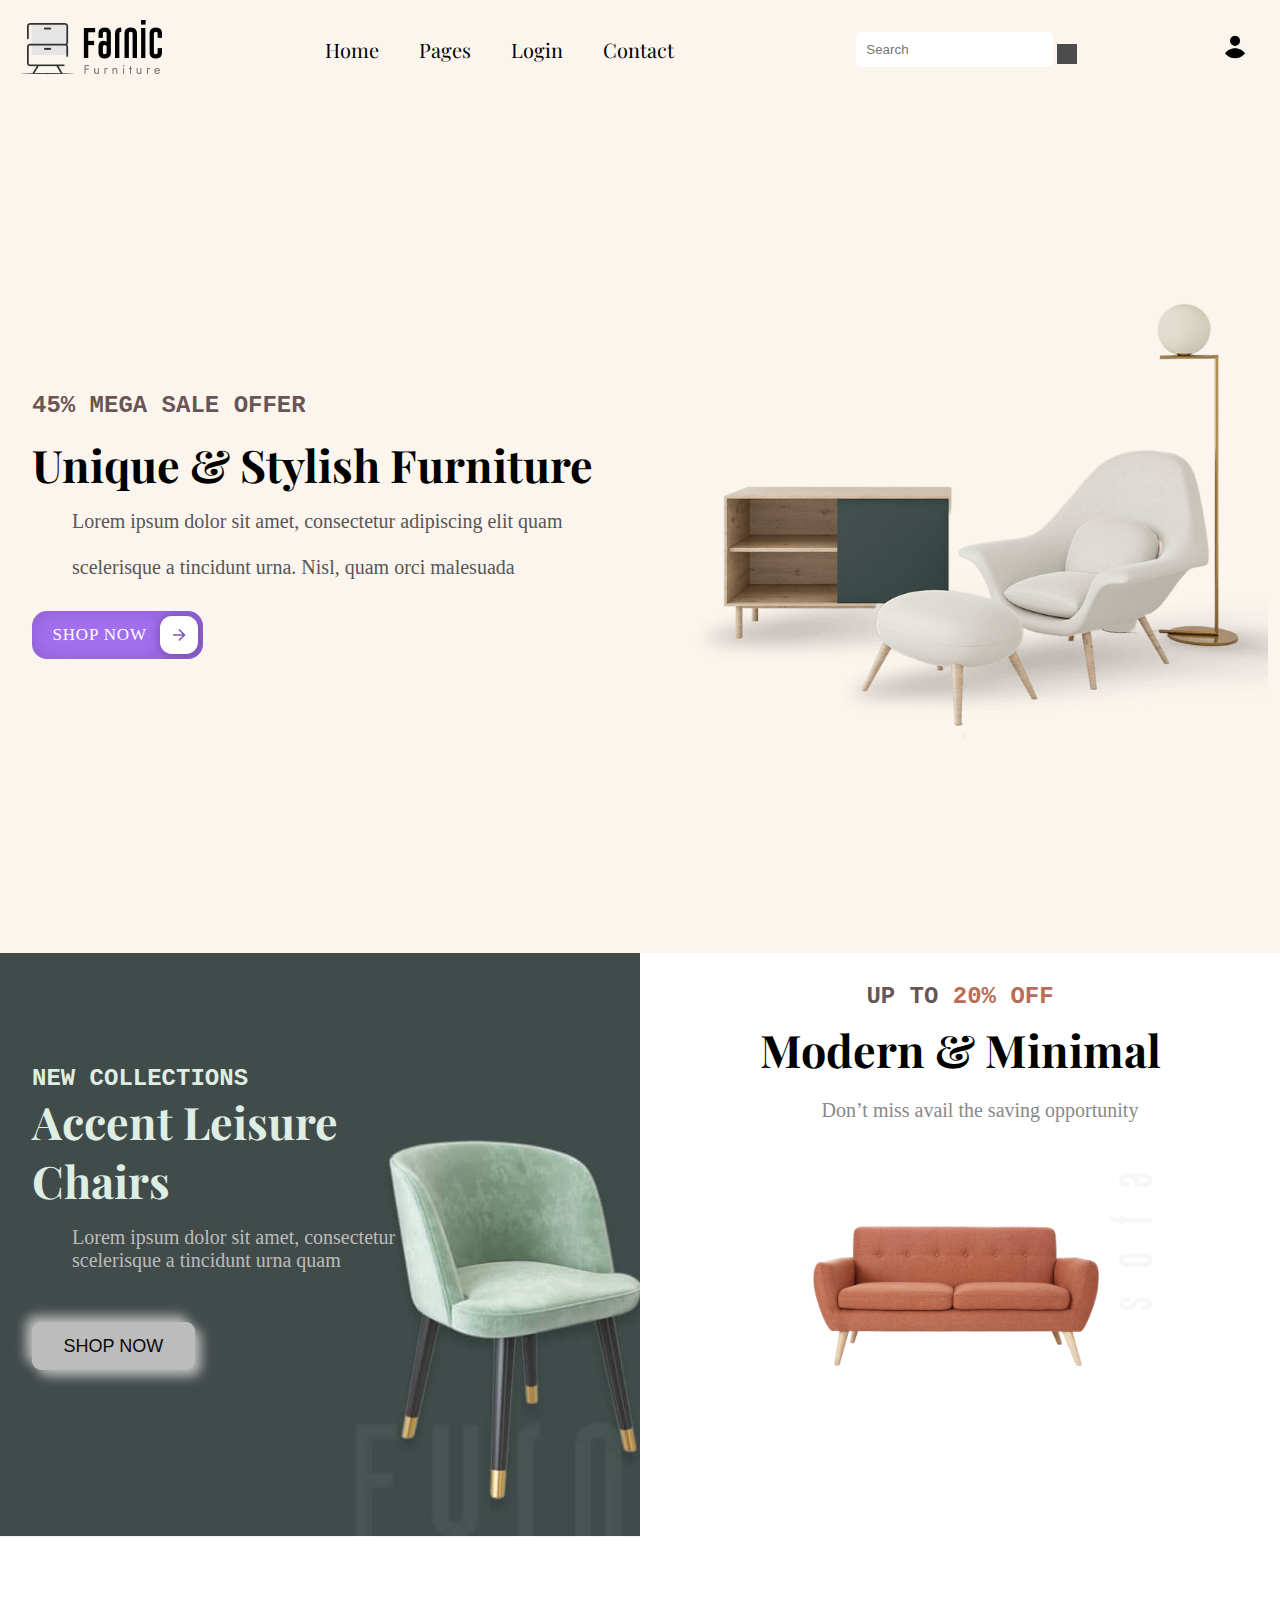
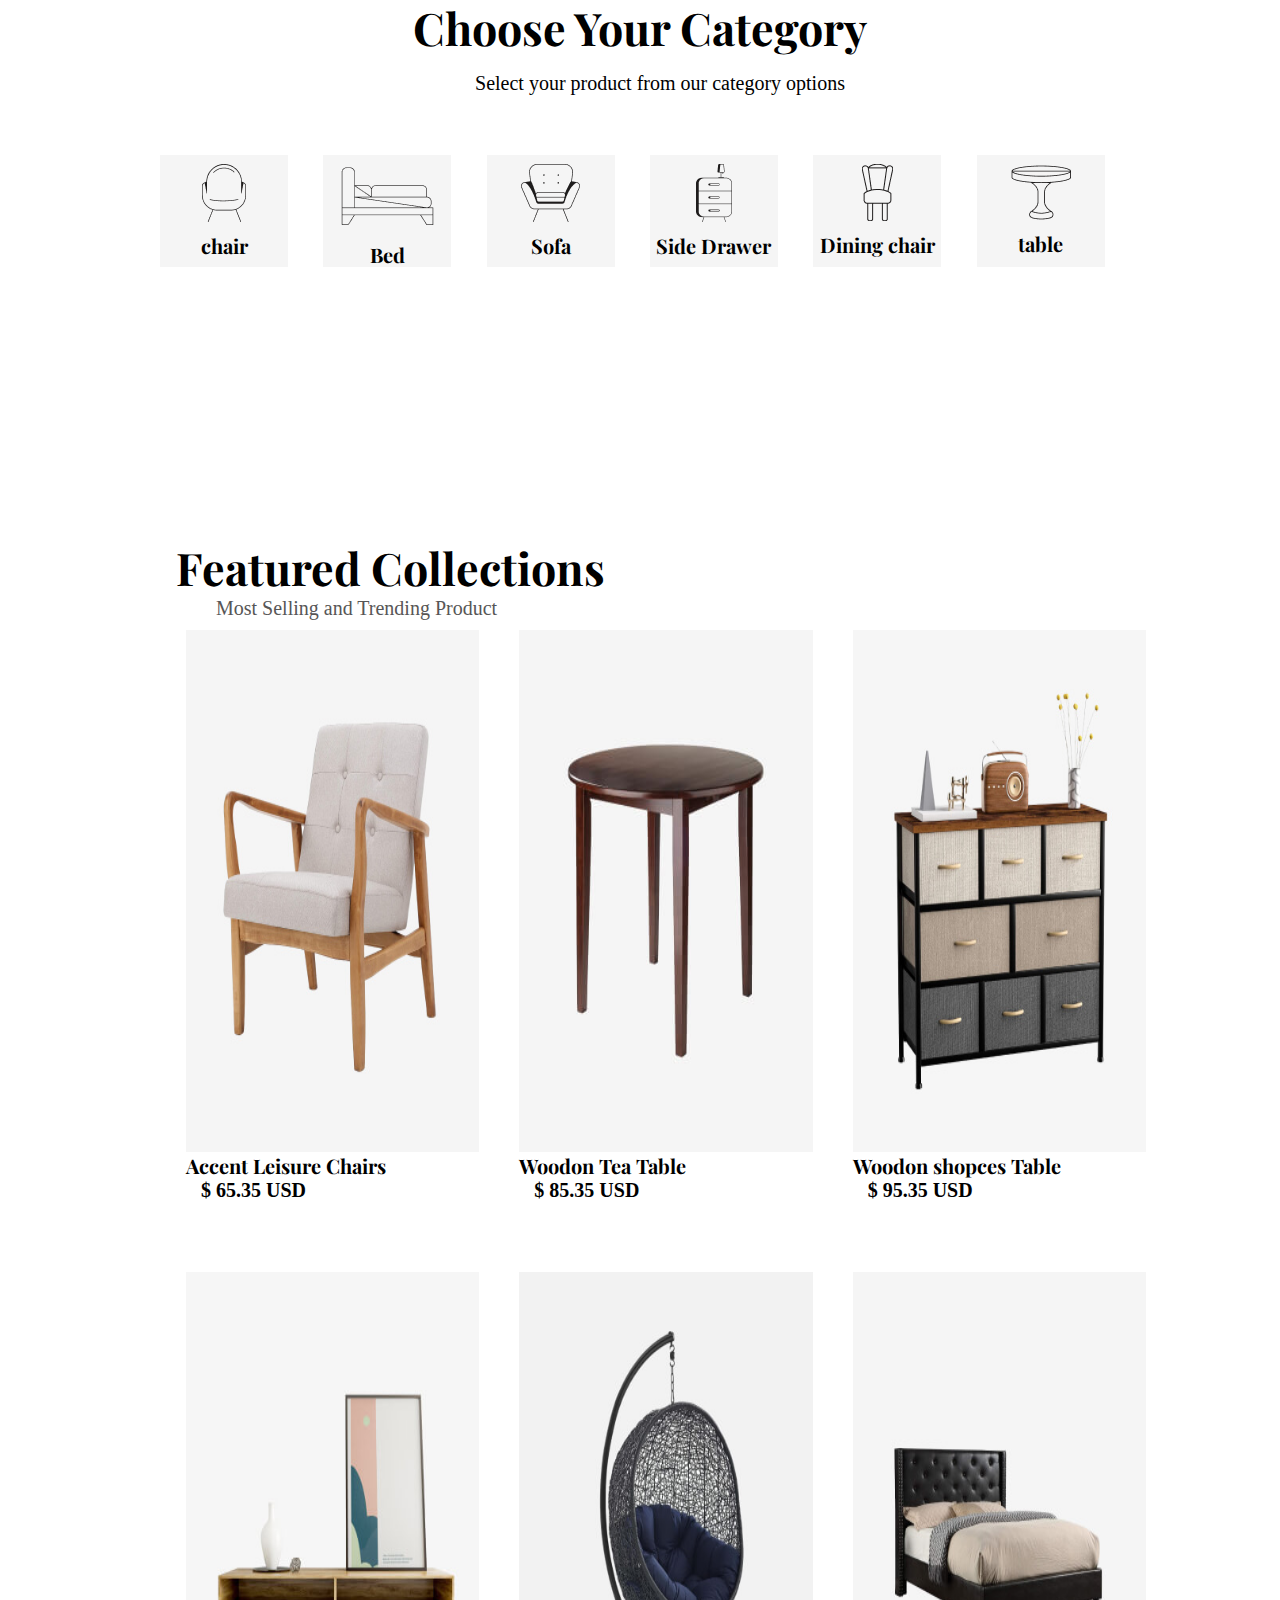
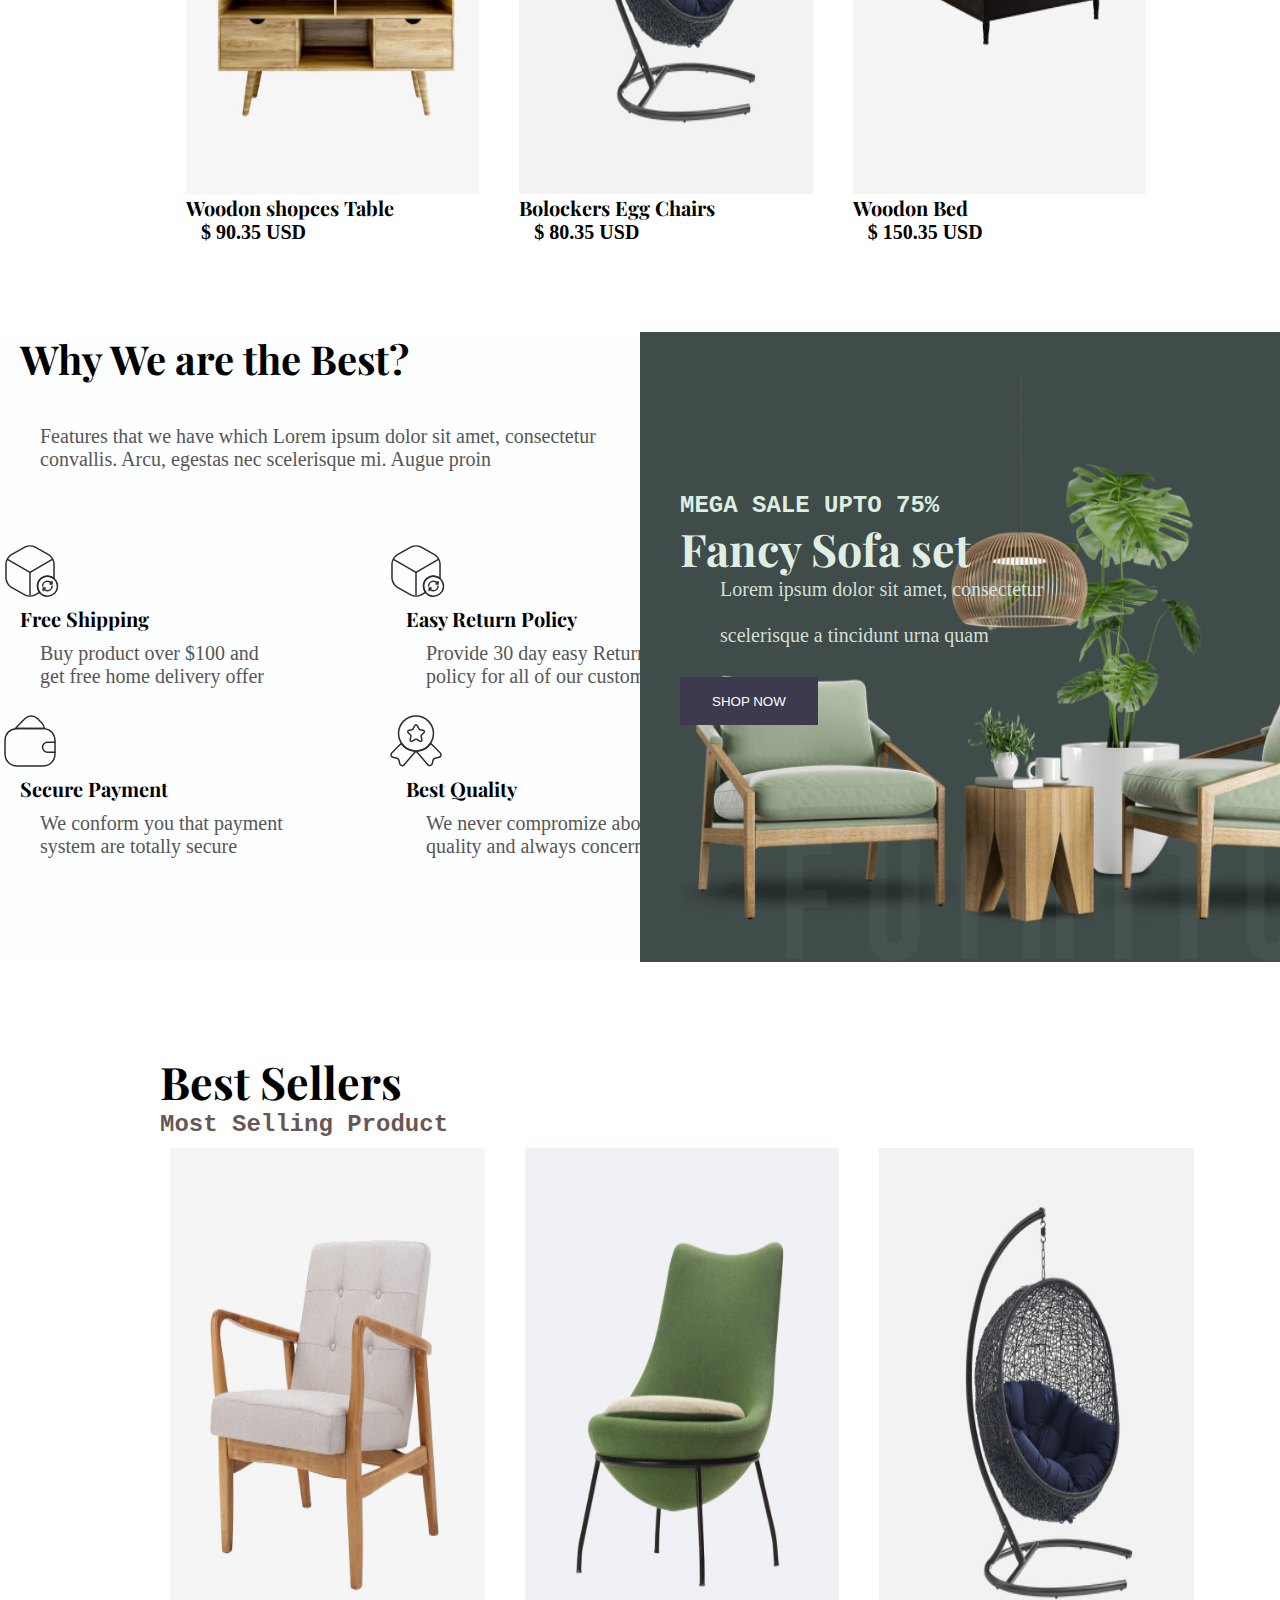
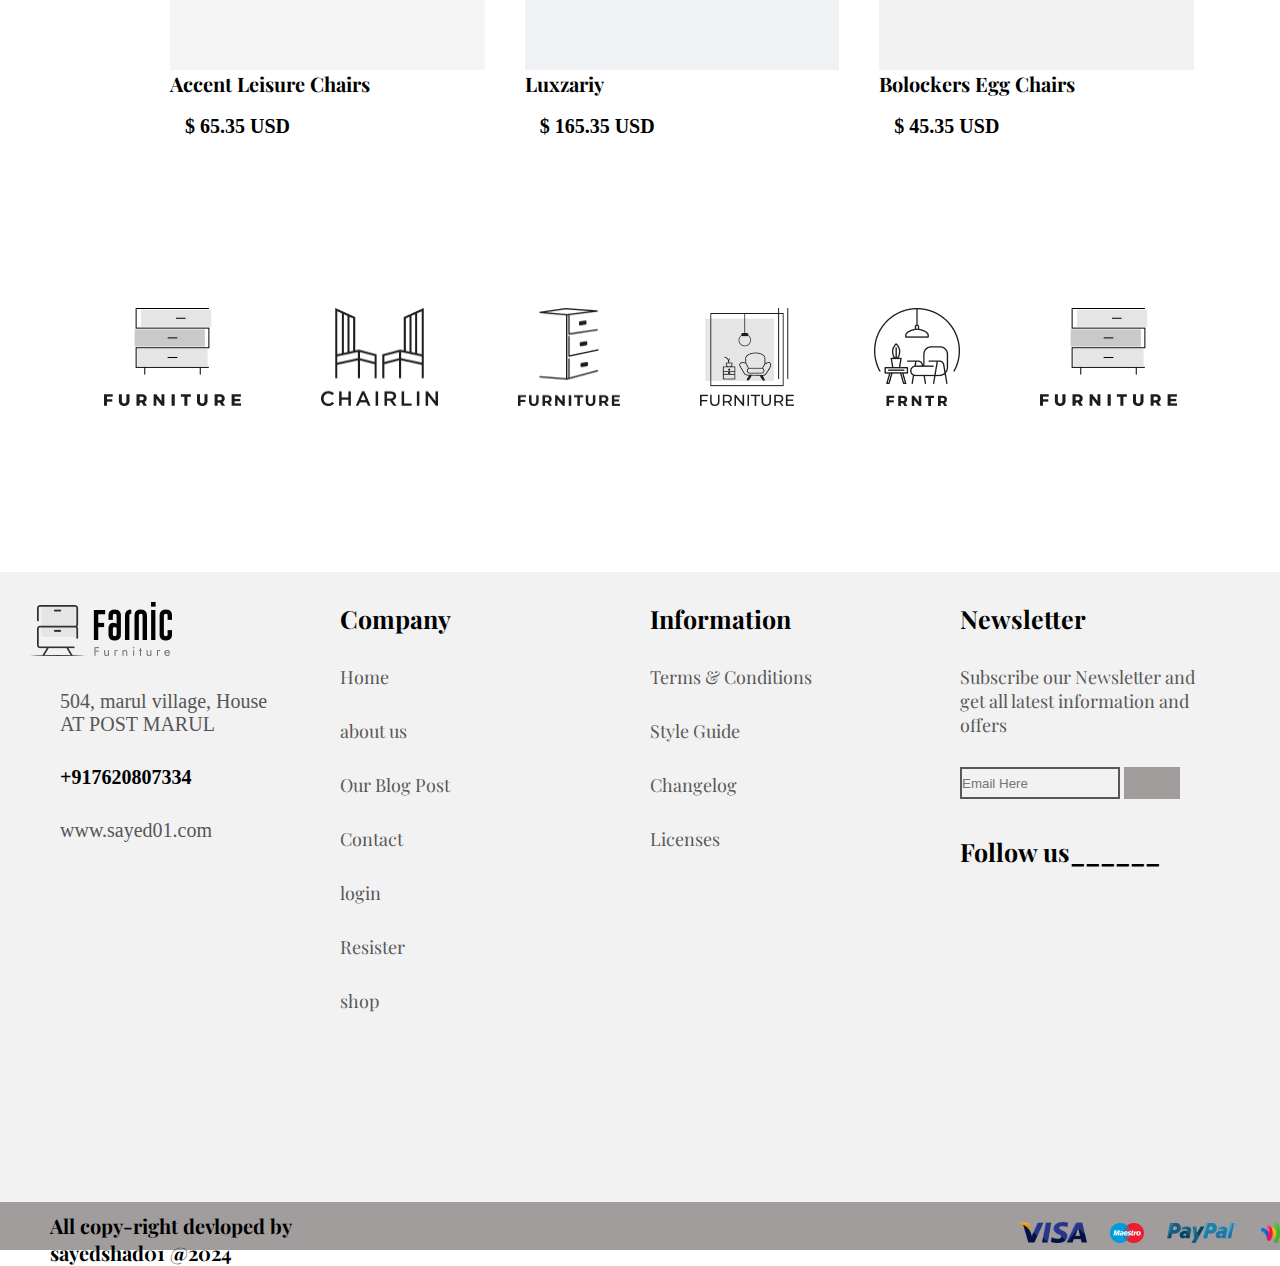
<file: website 1/index.html>
<!DOCTYPE html>
<html lang="en">

<head>
  <meta charset="UTF-8" />
  <meta name="viewport" content="width=device-width, initial-scale=1.0" />
  <link rel="stylesheet" href="index.css" />
  <link href="https://fonts.googleapis.com/css2?family=Playfair+Display&display=swap" rel="stylesheet" />

  <link rel="stylesheet" href="https://cdnjs.cloudflare.com/ajax/libs/font-awesome/6.4.2/css/all.min.css"
    integrity="sha512-z3gLpd7yknf1YoNbCzqRKc4qyor8gaKU1qmn+CShxbuBusANI9QpRohGBreCFkKxLhei6S9CQXFEbbKuqLg0DA=="
    crossorigin="anonymous" referrerpolicy="no-referrer" />
  <title>Fornitchor</title>
</head>

<body>
  <header>
    <nav class="navbar">
      <div class="logo">
        <img src="images/logo.png" alt="Logo" />
      </div>
      <a href="javascript:void(0);" class="toggle-button" onclick="toggleMenu()">
        ☰
      </a>
      <ul class="nav-links" id="navbarLinks">
        <li><a href="#Home">Home</a></li>
        <li><a href="page.html">Pages</a></li>
        <li><a href="login.html">Login</a></li>
        <li><a href="contact.html">Contact</a></li>
      </ul>
      <div class="search-bar">
        <input type="search" placeholder="Search" />
        <button><i class="fa fa-search"></i></button>
      </div>
      <div class="login">
        <a href="login.html"><img src="images/user.png" alt="User Logo" /></a>
      </div>
    </nav>
  </header>

  <main>
    <section id="Home">
      <div class="slideshow-container">
        <div class="slides">
          <div class="slide" style="background-color: #fcf5ee">
            <div class="text">
              <h2>45% MEGA SALE OFFER</h2>
              <h1>Unique & Stylish Furniture</h1>
              <p>
                Lorem ipsum dolor sit amet, consectetur adipiscing elit quam
                <br />
                <br />
                scelerisque a tincidunt urna. Nisl, quam orci malesuada
              </p>
              <button class="cssbuttons-io-button">
                Get started
                <div class="icon">
                  <svg height="24" width="24" viewBox="0 0 24 24" xmlns="http://www.w3.org/2000/svg">
                    <path d="M0 0h24v24H0z" fill="none"></path>
                    <path d="M16.172 11l-5.364-5.364 1.414-1.414L20 12l-7.778 7.778-1.414-1.414L16.172 13H4v-2z"
                      fill="currentColor"></path>
                  </svg>
                </div>
              </button>
            </div>
            <div class="image">
              <img src="images/banner1.png" alt="" />
            </div>
          </div>
          <div class="slide" style="background-color: #fcf5ee">
            <div class="text">
              <h2>45% MEGA SALE OFFER</h2>
              <h1>Unique & Stylish Furniture</h1>
              <p>
                Lorem ipsum dolor sit amet, consectetur adipiscing elit quam
                <br />
                <br />
                scelerisque a tincidunt urna. Nisl, quam orci malesuada
              </p>
             <a href="page.html"><button class="cssbuttons-io-button">
                SHOP NOW
                <div class="icon">
                  <svg height="24" width="24" viewBox="0 0 24 24" xmlns="http://www.w3.org/2000/svg">
                    <path d="M0 0h24v24H0z" fill="none"></path>
                    <path d="M16.172 11l-5.364-5.364 1.414-1.414L20 12l-7.778 7.778-1.414-1.414L16.172 13H4v-2z"
                      fill="currentColor"></path>
                  </svg>
                </div>
              </button>
            </a> 
            </div>

            <div class="image">
              <img src="images/banner1.png" alt="" />
            </div>
          </div>
          <div class="slide" style="background-color: #fcf5ee">
            <div class="text">
              <h2>45% MEGA SALE OFFER</h2>
              <h1>Unique & Stylish Furniture</h1>
              <p>
                Lorem ipsum dolor sit amet, consectetur adipiscing elit quam
                <br />
                <br />
                scelerisque a tincidunt urna. Nisl, quam orci malesuada
              </p>
             <button class="cssbuttons-io-button">
                Get started
                <div class="icon">
                  <svg height="24" width="24" viewBox="0 0 24 24" xmlns="http://www.w3.org/2000/svg">
                    <path d="M0 0h24v24H0z" fill="none"></path>
                    <path d="M16.172 11l-5.364-5.364 1.414-1.414L20 12l-7.778 7.778-1.414-1.414L16.172 13H4v-2z"
                      fill="currentColor"></path>
                  </svg>
                </div>
              </button>
            </div>
         
            <div class="image">
              <img src="images/banner1.png" alt="" />
            </div>
          </div>
        </div>
      </div>
    </section>

    <section>
      <div class="container1">
        <div class="containt">
          <div class="image-text">
            <h2>NEW COLLECTIONS</h2>
            <h1>Accent Leisure <br>Chairs
            </h1>
            <p>Lorem ipsum dolor sit amet, consectetur
              <br> scelerisque a tincidunt urna quam
            </p>
          </div>
        <a href="page.html"> <div class="button">
            <button class="button2">SHOP NOW</button></a> 

          </div>
        </div>
        <div class="containt1">
          <div class="image-text1">
            <h2>UP TO <font style="color:#BA6C56;">20% OFF</h2>
            </font>
            <h1>Modern & Minimal</h1>
            <p>Don’t miss avail the saving opportunity</p>

            <img src="images/image2.png" alt="">
          </div>


        </div>
      </div>
    </section>
    <section>
      <div class="container2">
        <div class="container-text">
          <h1>Choose Your Category</h1>
          <p>Select your product from our category options</p>

        </div>
        <div class="parent">
          <div class="div1">
            <img src="images/chair.png" alt="">
            <h1>chair</h1>
          </div>
          <div class="div2"><img src="images/bed.png" alt="">
            <h1>Bed</h1>
          </div>
          <div class="div3"><img src="images/sofa.png" alt="">
            <h1>Sofa</h1>
          </div>
          <div class="div4"><img src="images/drawer.png" alt="">
            <h1>Side Drawer</h1>
          </div>
          <div class="div5"><img src="images/chair 1.png" alt="">
            <h1>Dining chair</h1>
          </div>
          <div class="div6"><img src="images/table.png" alt="">
            <h1>table</h1>

          </div>
        </div>
      </div>
    </section>
    <section>
      <div class="container3">
        <div class="containt-text">
          <h1>Featured Collections</h1>
          <p>Most Selling and Trending Product</p>
          <div class="parent1">
            <div class="div06">
              <img src="images/product-chair-1.jpg" alt="">
              <a href="order.html"> <button class="add-to-cart">Add to Cart</button></a>
              <h1>Accent Leisure Chairs</h1>
              <h3>$ 65.35 USD </h3>
            </div>

            <div class="div07">
              <img src="images/product-table-1.jpg" alt="">
              <a href="order.html"> <button class="add-to-cart">Add to Cart</button></a>
              <h1>Woodon Tea Table</h1>
              <h3>$ 85.35 USD </h3>
            </div>

            <div class="div08">
              <img src="images/product-drawer-2.jpg" alt="">
             <a href="order.html"> <button class="add-to-cart">Add to Cart</button></a>
              <h1>Woodon shopces Table </h1>
              <h3>$ 95.35 USD </h3>
            </div>

            <div class="div09">
              <img src="images/product-drawer-1.jpg" alt="">
              <a href="order.html"> <button class="add-to-cart">Add to Cart</button></a>
              <h1>Woodon shopces Table</h1>
              <h3>$ 90.35 USD </h3>
            </div>

            <div class="div10">
              <img src="images/product-chair-2.jpg" alt="">
              <a href="order.html"> <button class="add-to-cart">Add to Cart</button></a>
              <h1>Bolockers Egg Chairs</h1>
              <h3>$ 80.35 USD </h3>
            </div>

            <div class="div11">
              <img src="images/product-bed-1.jpg" alt="">
              <a href="order.html"> <button class="add-to-cart">Add to Cart</button></a>
              <h1>Woodon Bed</h1>
              <h3>$ 150.35 USD </h3>

            </div>

          </div>
        </div>
      </div>

    </section>
    <section>
      <div class="container4">
        <div class="containt-text1">
          <h1>Why We are the Best?</h1>
          <p>Features that we have which Lorem ipsum dolor sit amet, consectetur <br>convallis. Arcu, egestas nec
            scelerisque mi. Augue proin</p>
          <div class="parent_1">
            <div class="div-1"><img src="images/promo-icon-1.svg" alt="">
              <h1>Free Shipping</h1>
              <p>Buy product over $100 and <br>get free home delivery offer</p>
            </div>
          
            
          
            <div class="div-2"><img src="images/promo-icon-2.svg" alt="">
              <h1>Easy Return Policy</h1>
            <p>  Provide 30 day easy Return <br>policy for all of our customer</p> 
            </div>
            <div class="div-3"><img src="images/promo-icon-3.svg" alt="">
              <h1>Secure Payment</h1>
            <p> We conform you that payment <br>system are totally secure</p> 
            </div>
            <div class="div-4"><img src="images/promo-icon-4.svg" alt="">
              <h1>Best Quality</h1>
            <p>We never compromize about our <br>
               quality and always concern</p>
            </div>
          </div>
        </div>

        <div class="containt-text2">
          <div class="text_1">
            <h2>MEGA SALE UPTO 75%</h2>
            <h1>Fancy Sofa set</h1>
            <p>Lorem ipsum dolor sit amet, consectetur <br><br>
              scelerisque a tincidunt urna quam </p>

            <button class="button-1">
              <span class="button-content-1">SHOP NOW</span>
            </button>


          </div>


        </div>
      </div>
    </section>
  <section>
    <div class="container5">
    <h1>Best Sellers</h1>
    <h2>Most Selling Product</h2>
    <div class="parent1">
    <div class="div06">
      <img src="images/product-chair-1.jpg" alt="">
      <a href="order.html"> <button class="add-to-cart">Add to Cart</button></a>
      <h1>Accent Leisure Chairs</h1>
      <br>
      <h3>$ 65.35 USD </h3>
    </div>
    <div class="div08">
      <img src="images/product-chair-4.jpg" alt="">
      <a href="order.html"> <button class="add-to-cart">Add to Cart</button></a>
      <h1>Luxzariy</h1>
      <br>
      <h3>$ 165.35 USD </h3>
    </div>
    <div class="div07">
      <img src="images/product-chair-2.jpg" alt="">
      <a href="order.html"> <button class="add-to-cart">Add to Cart</button></a>
      <h1>Bolockers Egg Chairs</h1>
      <br>
      <h3>$ 45.35 USD </h3>
    </div>
  </div>
    </div>
  </section>

  <section>
    <div class="container6">
      <div class="slider">
        <img src="images/brand-logo-1.png" alt="Image 1">
        <img src="images/brand-logo-2.png" alt="Image 2">
        <img src="images/brand-logo-3.png" alt="Image 3">
        <img src="images/brand-logo-4.png" alt="Image 4">
        <img src="images/brand-logo-5.png" alt="Image 5">
        <img src="images/brand-logo-1.png" alt="Image 1">
        <img src="images/brand-logo-2.png" alt="Image 2">
        <img src="images/brand-logo-3.png" alt="Image 3">
        <img src="images/brand-logo-4.png" alt="Image 4">
        <img src="images/brand-logo-5.png" alt="Image 5">
    </div>


    </div>
  </section>
  
  <footer class="footer1">
    
    <div class="footer-1">
   <img src="images/logo.png" alt="">
   <p>504, marul village,  House <br>AT POST MARUL</p>
   <h3>+917620807334</h3>
<p>www.sayed01.com</p>
    </div>  
    
  <div class="footer-2">
<h1>Company</h1>
<ul>
  <li>Home</li>
  <li>about us</li>
  <li>Our Blog Post</li>
  <a href="contact.html"><li>Contact</li></a>
  <a href="login.html"><li>login</li></a>
  <li>Resister</li>
 <a href="page.html"> <li>shop</li></a>
  
</ul>
  </div>
  <div class="footer-3">
<h1>Information</h1>
<ul>
  <li>Terms & Conditions</li>
  <li>Style Guide</li>
  <li>Changelog</li>
  <li>Licenses</li>
</ul>
  </div>
  <div class="footer-3">
    <h1>Newsletter</h1>
    <ul>
      <li>Subscribe our Newsletter and <br>get all latest information and <br>offers</li>
     
    </ul>
    <input type="text" placeholder="Email Here" >
    <button><i class="fa-solid fa-arrow-right"></i></button>
    <br><br><br>
    <h1>Follow us______</h1>
    <br>
   <a href="https://www.facebook.com/sayedshaad"><i class="fa-brands fa-facebook fa-xl"></i></a> 
   <a href="https://www.github.com/sayedshaad01@gmail.om"> <i class="fa-brands fa-github fa-xl"></i></a> 
   <a href="https://www.instagram.com/mr.sayed.01"> <i class="fa-brands fa-instagram fa-xl"></i></a> 
   <a href="https://www.fa-whatsapp.com/7620807334"> <i class="fa-brands fa-whatsapp fa-xl"></i></a> 
      </div>
  </footer>
  <div class="copy-right">
   <h1>All copy-right <i class="fa-regular fa-copyright"></i> devloped by sayedshad01 @2024</h1>
<div class="payment">
<img src="images/payment-img3.png" alt="">


</div>
  </div>

  </main>
 
  <script src="index.js"></script>
</body>

</html>
</file>
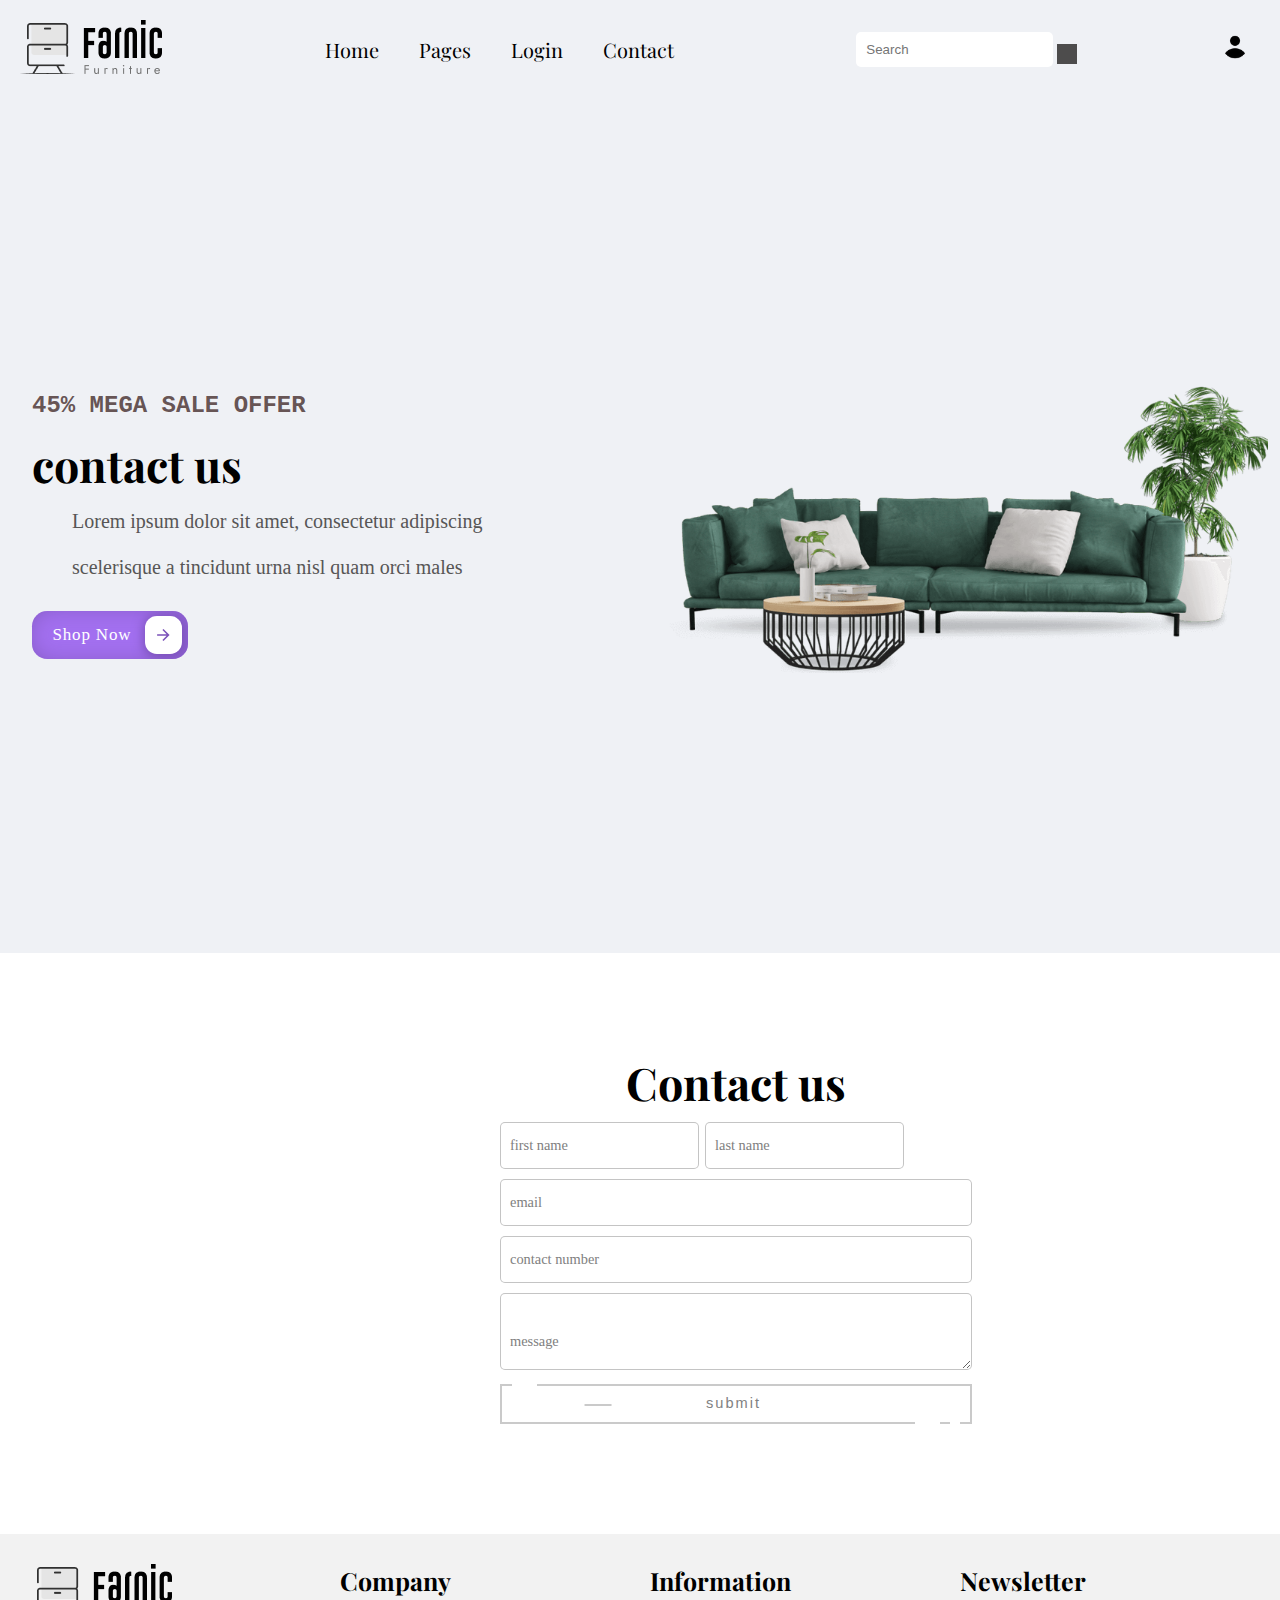
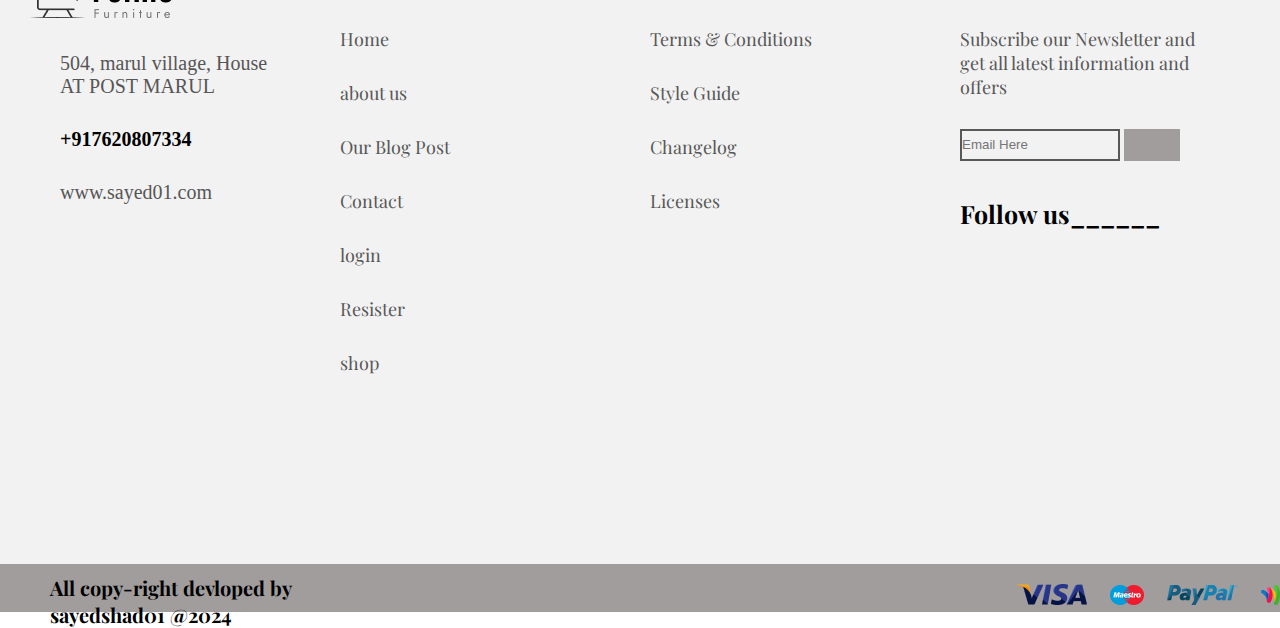
<file: website 1/contact.html>
<!DOCTYPE html>
<html lang="en">
<head>
    <meta charset="UTF-8">
    <meta name="viewport" content="width=device-width, initial-scale=1.0">
    <link rel="stylesheet" href="index.css">
    <link href="https://fonts.googleapis.com/css2?family=Playfair+Display&display=swap" rel="stylesheet" />

    <link rel="stylesheet" href="https://cdnjs.cloudflare.com/ajax/libs/font-awesome/6.4.2/css/all.min.css"
      integrity="sha512-z3gLpd7yknf1YoNbCzqRKc4qyor8gaKU1qmn+CShxbuBusANI9QpRohGBreCFkKxLhei6S9CQXFEbbKuqLg0DA=="
      crossorigin="anonymous" referrerpolicy="no-referrer" />
      <style>
        .navbar {
  display: flex;
  align-items: center;
  justify-content: space-between;
  background-color:#EFF1F5;
  padding: 20px;
}
       
/* General Styles */
.form {
   margin-top: 80px;
  display: flex;
  flex-direction: column;
  gap: 10px;
  width: 40%;
  margin-left: 30rem;
  background-color: #fff;
  padding: 20px;
  border-radius: 10px;
  position: relative;
}

.form h1 {
    text-align: center;
}

.message {
  color: rgba(88, 87, 87, 0.822);
  font-size: 14px;
}

.flex {
  display: flex;
  width: 100%;
  gap: 6px;
}

.form label {
  position: relative;
}

.form label .input {
  width: 100%;
  padding: 10px 10px 20px 10px;
  outline: 0;
  border: 1px solid rgba(105, 105, 105, 0.397);
  border-radius: 5px;
}

.form label .input + span {
  position: absolute;
  left: 10px;
  top: 15px;
  color: grey;
  font-size: 0.9em;
  cursor: text;
  transition: 0.3s ease;
}

.form label .input:placeholder-shown + span {
  top: 15px;
  font-size: 0.9em;
}

.form label .input:focus + span, 
.form label .input:valid + span {
  top: 30px;
  font-size: 0.7em;
  font-weight: 600;
}

.form label .input:valid + span {
  color: green;
}

.input01 {
  width: 100%;
  padding: 10px 10px 20px 10px;
  outline: 0;
  border: 1px solid rgba(105, 105, 105, 0.397);
  border-radius: 5px;
}

.form label .input01 + span {
  position: absolute;
  left: 10px;
  top: 50px;
  color: grey;
  font-size: 0.9em;
  cursor: text;
  transition: 0.3s ease;
}

.form label .input01:placeholder-shown + span {
  top: 40px;
  font-size: 0.9em;
}

.form label .input01:focus + span, 
.form label .input01:valid + span {
  top: 50px;
  font-size: 0.7em;
  font-weight: 600;
}

.form label .input01:valid + span {
  color: green;
}

.fancy {
  background-color: transparent;
  border: 2px solid #cacaca;
  border-radius: 0px;
  box-sizing: border-box;
  color: #fff;
  cursor: pointer;
  display: inline-block;
  font-weight: 390;
  letter-spacing: 2px;
  margin: 0;
  outline: none;
  overflow: visible;
  padding: 8px 30px;
  position: relative;
  text-align: center;
  text-decoration: none;
  text-transform: none;
  transition: all 0.3s ease-in-out;
  user-select: none;
  font-size: 13px;
}

.fancy::before {
  content: " ";
  width: 1.7rem;
  height: 2px;
  background: #cacaca;
  top: 50%;
  left: 1.5em;
  position: absolute;
  transform: translateY(-50%);
  transform: translateX(230%);
  transform-origin: center;
  transition: background 0.3s linear, width 0.3s linear;
}

.fancy .text {
  font-size: 1.125em;
  line-height: 1.33333em;
  padding-left: 2em;
  display: block;
  text-align: left;
  transition: all 0.3s ease-in-out;
  text-transform: lowercase;
  text-decoration: none;
  color: #818181;
  transform: translateX(30%);
}

.fancy .top-key {
  height: 2px;
  width: 1.5625rem;
  top: -2px;
  left: 0.625rem;
  position: absolute;
  background: white;
  transition: width 0.5s ease-out, left 0.3s ease-out;
}

.fancy .bottom-key-1 {
  height: 2px;
  width: 1.5625rem;
  right: 1.875rem;
  bottom: -2px;
  position: absolute;
  background: white;
  transition: width 0.5s ease-out, right 0.3s ease-out;
}

.fancy .bottom-key-2 {
  height: 2px;
  width: 0.625rem;
  right: 0.625rem;
  bottom: -2px;
  position: absolute;
  background: white;
  transition: width 0.5s ease-out, right 0.3s ease-out;
}

.fancy:hover {
  color: white;
  background: #cacaca;
}

.fancy:hover::before {
  width: 1.5rem;
  background: white;
}

.fancy:hover .text {
  color: white;
  padding-left: 1.5em;
}

.fancy:hover .top-key {
  left: -2px;
  width: 0px;
}

.fancy:hover .bottom-key-1,
 .fancy:hover .bottom-key-2 {
  right: 0;
  width: 0;
}

/* Mobile Styles */
@media only screen and (max-width: 600px) {
  .form {
    width: 90%;
    margin-left:auto;
    margin-right: auto;
  }

  .flex {
    flex-direction: column;
  }

  .form label {
    width: 100%;
   
  }

  .fancy {
    width: 100%;
    padding: 10px;
  }
}

/* Tablet Styles */
@media only screen and (min-width: 601px) and (max-width: 1024px) {
  .form {
    width: 70%;
    margin-left: auto;
    margin-right: auto;
  }

  .flex {
    flex-direction: column;
  }

  .form label {
    width: 100%;
  }

  .fancy {
    width: 100%;
    padding: 10px;
  }
}
 

    
      </style>
    <title>Contact us</title>
    
</head>
<body>
    <header>
        <nav class="navbar">
          <div class="logo">
            <img src="images/logo.png" alt="Logo" />
          </div>
          <a href="javascript:void(0);" class="toggle-button" onclick="toggleMenu()">
            ☰
          </a>
          <ul class="nav-links" id="navbarLinks">
            <li><a href="#Home">Home</a></li>
            <li><a href="page.html">Pages</a></li>
            <li><a href="login.html">Login</a></li>
            <li><a href="#">Contact</a></li>
          </ul>
          <div class="search-bar">
            <input type="search" placeholder="Search" />
            <button><i class="fa fa-search"></i></button>
          </div>
          <div class="login">
            <a href="login.html"><img src="images/user.png" alt="User Logo" /></a> 
          </div>
        </nav>
      </header>
    
      <main>
        <section id="Home">
          <div class="slideshow-container" style="background-color:rebeccapurple">
            <div class="slides">
              <div class="slide" style="background-color:#EFF1F5">
                <div class="text">
                  <h2>45% MEGA SALE OFFER</h2>
                  <h1>contact us</h1>
                  <p>
                    <p>
                        Lorem ipsum dolor sit amet, consectetur adipiscing
                        <br />
                        <br />
                        scelerisque a tincidunt urna nisl quam orci males
                      </p>
                  <button class="cssbuttons-io-button">
                    Shop Now
                    <div class="icon">
                      <svg height="24" width="24" viewBox="0 0 24 24" xmlns="http://www.w3.org/2000/svg">
                        <path d="M0 0h24v24H0z" fill="none"></path>
                        <path d="M16.172 11l-5.364-5.364 1.414-1.414L20 12l-7.778 7.778-1.414-1.414L16.172 13H4v-2z"
                          fill="currentColor"></path>
                      </svg>
                    </div>
                  </button>
                </div>
                <div class="image">
                  <img src="images/banner4.png" alt="" />
                </div>
              </div>
              <div class="slide" style="background-color:#EFF1F5">
                <div class="text">
                  <h2>45% MEGA SALE OFFER</h2>
                  <h1>contact us</h1>
                  <p>
                    Lorem ipsum dolor sit amet, consectetur adipiscing 
                    <br />
                    <br />
                    scelerisque a tincidunt urna nisl quam orci males
                  </p>
                  <button class="cssbuttons-io-button">
                    Shop Now
                    <div class="icon">
                      <svg height="24" width="24" viewBox="0 0 24 24" xmlns="http://www.w3.org/2000/svg">
                        <path d="M0 0h24v24H0z" fill="none"></path>
                        <path d="M16.172 11l-5.364-5.364 1.414-1.414L20 12l-7.778 7.778-1.414-1.414L16.172 13H4v-2z"
                          fill="currentColor"></path>
                      </svg>
                    </div>
                  </button>
                </div>
    
                <div class="image">
                  <img src="images/banner4.png" alt="" />
                </div>
              </div>
              <div class="slide" style="background-color:#EFF1F5">
                <div class="text">
                  <h2>45% MEGA SALE OFFER</h2>
                  <h1>contact us</h1>
                  <p>
                    Lorem ipsum dolor sit amet, consectetur adipiscing 
                    <br />
                    <br />
                    scelerisque a tincidunt urna nisl quam orci males
                  </p>
                  <button class="cssbuttons-io-button">
                    Shop Now
                    <div class="icon">
                      <svg height="24" width="24" viewBox="0 0 24 24" xmlns="http://www.w3.org/2000/svg">
                        <path d="M0 0h24v24H0z" fill="none"></path>
                        <path d="M16.172 11l-5.364-5.364 1.414-1.414L20 12l-7.778 7.778-1.414-1.414L16.172 13H4v-2z"
                          fill="currentColor"></path>
                      </svg>
                    </div>
                  </button>
                </div>
                <div class="image">
                  <img src="images/banner4.png" alt="" />
                </div>
              </div>
            </div>
          </div>
        </section>
     
  
<form class="form">
    <h1>Contact us</h1>
    <div class="flex">
        <label>
            <input required="" placeholder="" type="text" class="input">
            <span>first name</span>
        </label>

        <label >
            <input required="" placeholder="" type="text" class="input">
            <span>last name</span>
        </label>
    </div>  
            
    <label>
        <input required="" placeholder="" type="email" class="input">
        <span>email</span>
    </label> 
        
    <label>
        <input required="" type="tel" placeholder="" class="input">
        <span>contact number</span>
    </label>
    <label>
        <textarea required="" rows="3" placeholder="" class="input01"></textarea>
        <span>message</span>
    </label>
    
    <button class="fancy" href="#">
      <span class="top-key"></span>
      <span class="text">submit</span>
      <span class="bottom-key-1"></span>
      <span class="bottom-key-2"></span>
    </button>
</form>
        <br><br><br><br><br>
        <footer class="footer1">
    
          <div class="footer-1">
         <img src="images/logo.png" alt="">
         <p>504, marul village,  House <br>AT POST MARUL</p>
         <h3>+917620807334</h3>
      <p>www.sayed01.com</p>
          </div>  
          
        <div class="footer-2">
      <h1>Company</h1>
      <ul>
        <a href="index.html"> <li>Home</li></a>
        <li>about us</li>
        <li>Our Blog Post</li>
      <a href="contact.html">  <li>Contact</li></a>
      <a href="login.html">  <li>login</li></a>
        <li>Resister</li>
        <li>shop</li>
        
      </ul>
        </div>
        <div class="footer-3">
      <h1>Information</h1>
      <ul>
        <li>Terms & Conditions</li>
        <li>Style Guide</li>
        <li>Changelog</li>
        <li>Licenses</li>
      </ul>
        </div>
        <div class="footer-3">
          <h1>Newsletter</h1>
          <ul>
            <li>Subscribe our Newsletter and <br>get all latest information and <br>offers</li>
           
          </ul>
          <input type="text" placeholder="Email Here" >
          <button><i class="fa-solid fa-arrow-right"></i></button>
          <br><br><br>
          <h1>Follow us______</h1>
          <br>
         <a href="https://www.facebook.com/sayedshaad"><i class="fa-brands fa-facebook fa-xl"></i></a> 
         <a href="https://www.github.com/sayedshaad01@gmail.om"> <i class="fa-brands fa-github fa-xl"></i></a> 
         <a href="https://www.instagram.com/mr.sayed.01"> <i class="fa-brands fa-instagram fa-xl"></i></a> 
         <a href="https://www.fa-whatsapp.com/7620807334"> <i class="fa-brands fa-whatsapp fa-xl"></i></a> 
            </div>
        </footer>
        <div class="copy-right">
            <h1>All copy-right <i class="fa-regular fa-copyright"></i> devloped by sayedshad01 @2024</h1>
          <div class="payment">
            <img src="images/payment-img3.png" alt="">
            
            
            </div>
         </div>
       
</body>
<script>let slideIndex = 0;
    const slides = document.querySelectorAll('.slide');
    const slidesContainer = document.querySelector('.slides');
    
    function showSlides() {
      slideIndex++;
      if (slideIndex >= slides.length) {
        slideIndex = 0;
      }
      const slideWidth = slides[0].clientWidth;
      slidesContainer.style.transform = `translateX(-${slideIndex * slideWidth}px)`;
      setTimeout(showSlides, 4000); // 
    }
    
    showSlides();
    
    
    
    function toggleMenu() {
      const navbarLinks = document.getElementById('navbarLinks');
      if (navbarLinks.style.display === 'flex') {
        navbarLinks.style.display = 'none';
      } else {
        navbarLinks.style.display = 'flex';
      }
    }
    </script>
</html>
</file>
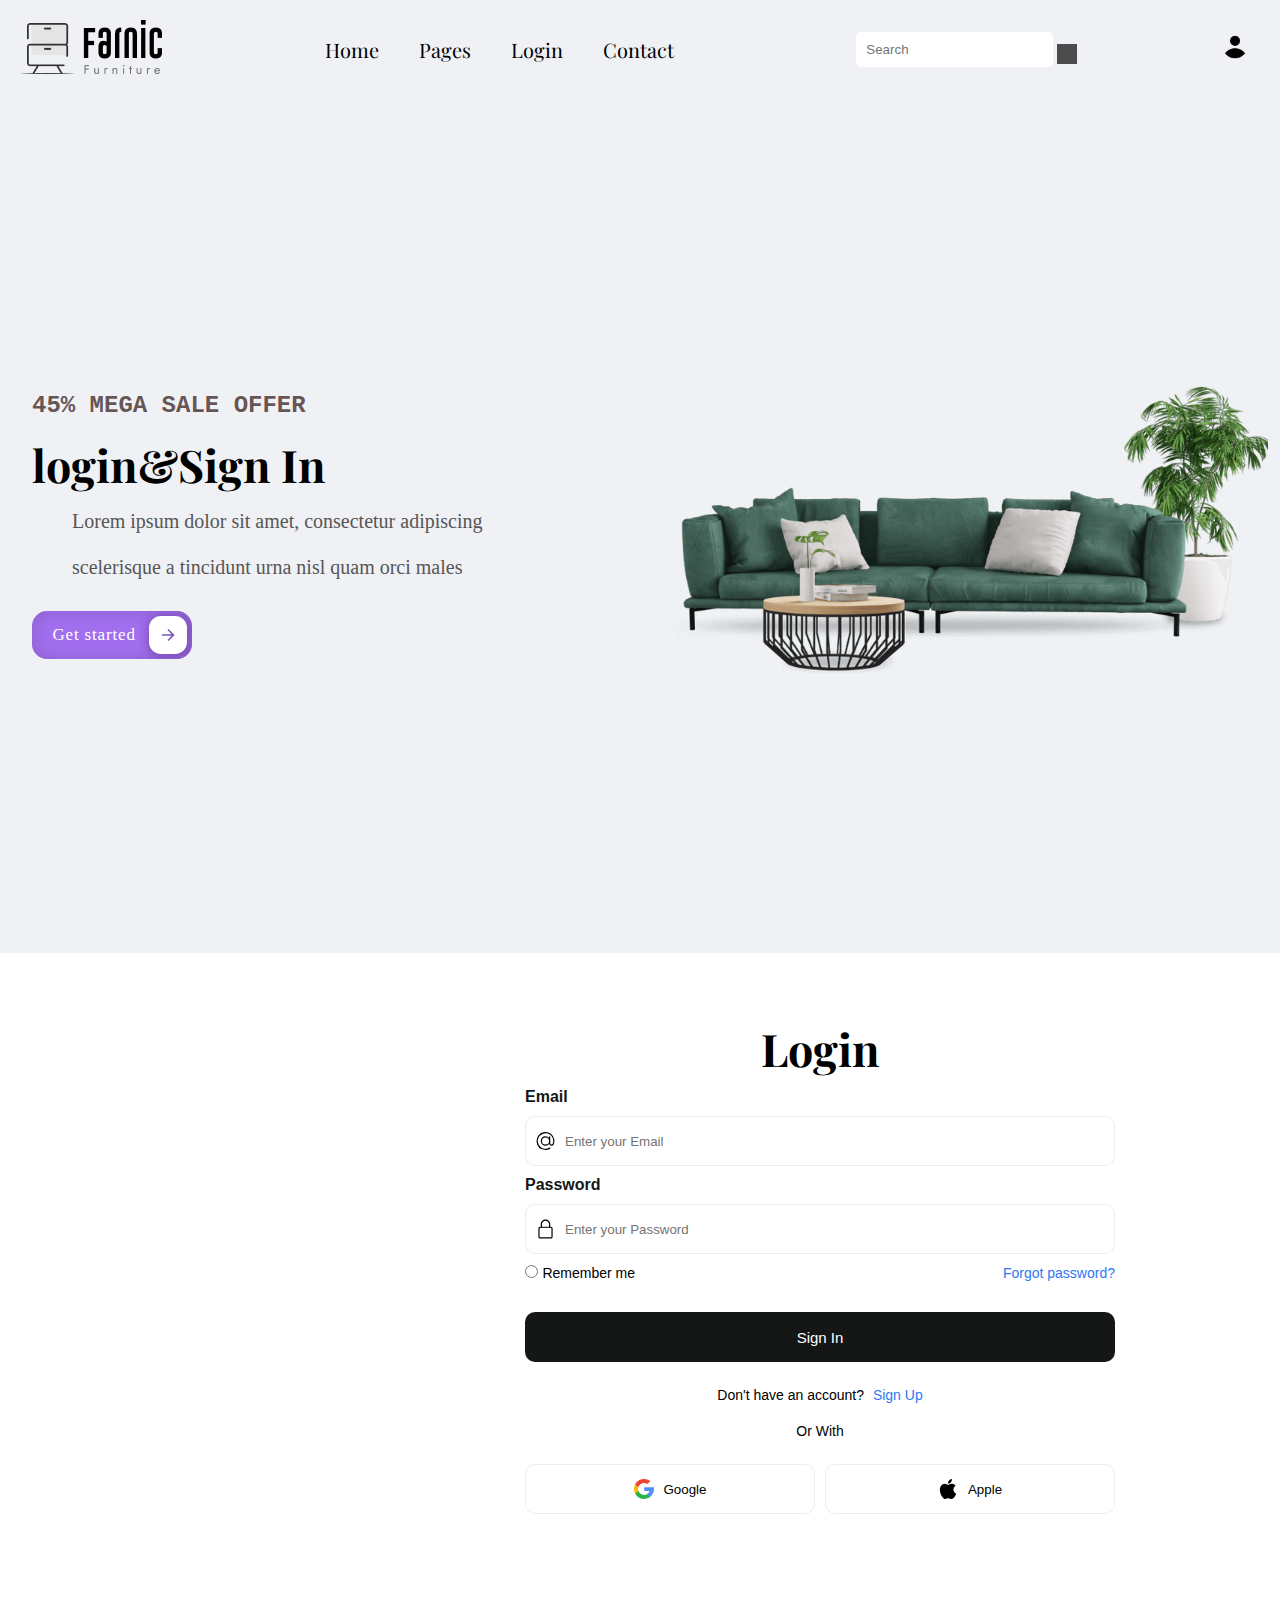
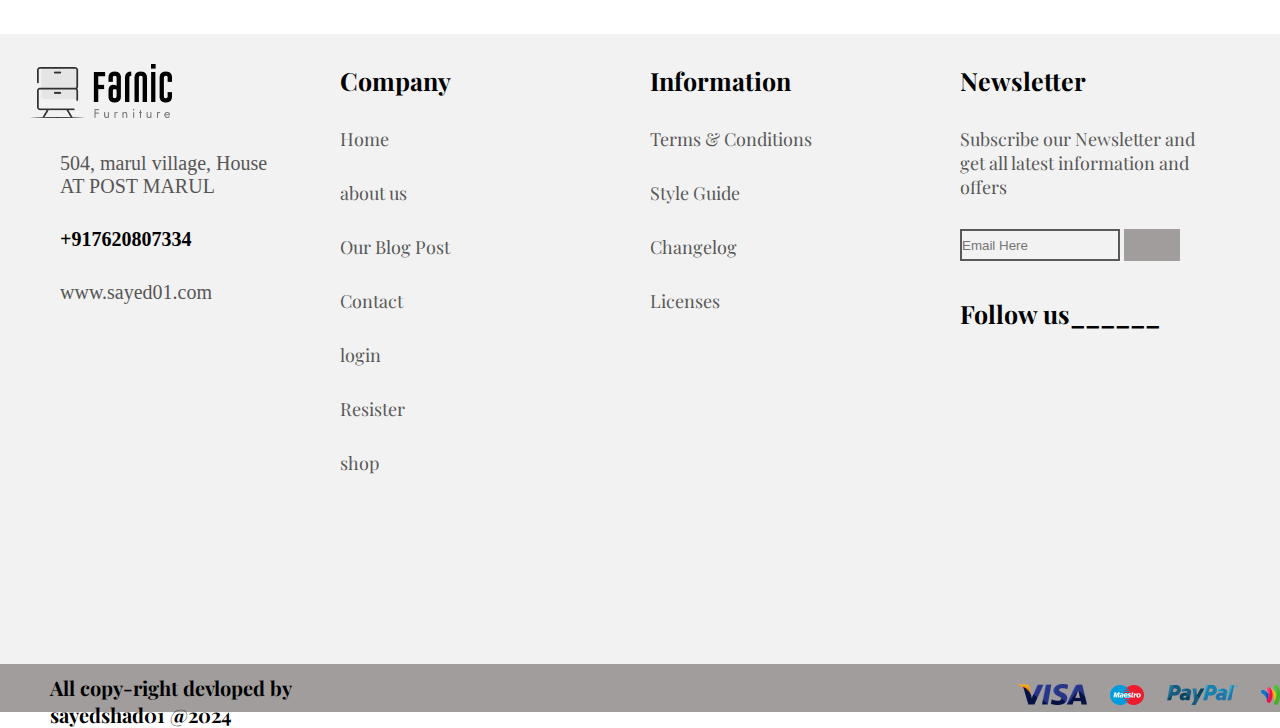
<file: website 1/login.html>
<!DOCTYPE html>
<html lang="en">

<head>
  <meta charset="UTF-8">
  <meta name="viewport" content="width=device-width, initial-scale=1.0">
  <link rel="stylesheet" href="index.css">
  <link href="https://fonts.googleapis.com/css2?family=Playfair+Display&display=swap" rel="stylesheet" />

  <link rel="stylesheet" href="https://cdnjs.cloudflare.com/ajax/libs/font-awesome/6.4.2/css/all.min.css"
    integrity="sha512-z3gLpd7yknf1YoNbCzqRKc4qyor8gaKU1qmn+CShxbuBusANI9QpRohGBreCFkKxLhei6S9CQXFEbbKuqLg0DA=="
    crossorigin="anonymous" referrerpolicy="no-referrer" />
  <style>
    .navbar {
      display: flex;
      align-items: center;
      justify-content: space-between;
      background-color: #EFF1F5;
      padding: 20px;
    }

    .form h1 {
      text-align: center;
    }

    .form {
      display: flex;
      margin-left: 55vh;
      flex-direction: column;
      gap: 10px;
      background-color: #ffffff;
      padding: 30px;
      width: 650px;
      border-radius: 20px;
      font-family: -apple-system, BlinkMacSystemFont, 'Segoe UI', Roboto, Oxygen, Ubuntu, Cantarell, 'Open Sans', 'Helvetica Neue', sans-serif;
    }

    ::placeholder {
      font-family: -apple-system, BlinkMacSystemFont, 'Segoe UI', Roboto, Oxygen, Ubuntu, Cantarell, 'Open Sans', 'Helvetica Neue', sans-serif;
    }

    .form button {
      align-self: flex-end;
    }

    .flex-column>label {
      color: #151717;
      font-weight: 600;
    }

    .inputForm {
      border: 1.5px solid #ecedec;
      border-radius: 10px;
      height: 50px;
      display: flex;
      align-items: center;
      padding-left: 10px;
      transition: 0.2s ease-in-out;
    }

    .input {
      margin-left: 10px;
      border-radius: 10px;
      border: none;
      width: 100%;
      height: 100%;
    }

    .input:focus {
      outline: none;
    }

    .inputForm:focus-within {
      border: 1.5px solid #2d79f3;
    }

    .flex-row {
      display: flex;
      flex-direction: row;
      align-items: center;
      gap: 10px;
      justify-content: space-between;
    }

    .flex-row>div>label {
      font-size: 14px;
      color: black;
      font-weight: 400;
    }

    .span {
      font-size: 14px;
      margin-left: 5px;
      color: #2d79f3;
      font-weight: 500;
      cursor: pointer;
    }

    .button-submit {
      margin: 20px 0 10px 0;
      background-color: #151717;
      border: none;
      color: white;
      font-size: 15px;
      font-weight: 500;
      border-radius: 10px;
      height: 50px;
      width: 100%;
      cursor: pointer;
    }

    .p {
      text-align: center;
      color: black;
      font-size: 14px;
      margin: 5px 0;
    }

    .btn {
      margin-top: 10px;
      width: 100%;
      height: 50px;
      border-radius: 10px;
      display: flex;
      justify-content: center;
      align-items: center;
      font-weight: 500;
      gap: 10px;
      border: 1px solid #ededef;
      background-color: white;
      cursor: pointer;
      transition: 0.2s ease-in-out;
    }

    .btn:hover {
      border: 1px solid #2d79f3;
      ;
    }

    .form {
      display: flex;
      margin-left: 55vh;
      /* Keep original margin for desktop */
      flex-direction: column;
      gap: 10px;
      background-color: #ffffff;
      padding: 30px;
      width: 650px;
      /* Original width for desktop */
      border-radius: 20px;
      font-family: -apple-system, BlinkMacSystemFont, 'Segoe UI', Roboto, Oxygen, Ubuntu, Cantarell, 'Open Sans', 'Helvetica Neue', sans-serif;
    }


    @media (max-width: 1024px) {
      .form {
        margin-left: auto;
        /* Center the form */
        margin-right: auto;
        width: 80%;
        /* Adjust width for tablet */
      }
    }

    /* Responsive adjustments for mobile (max-width: 768px) */
    @media (max-width: 768px) {
      .form {
        margin-left: auto;
        /* Center the form */
        margin-right: auto;
        width: 90%;
        /* Adjust width for mobile */
      }

      .button-submit {
        width: 100%;
        /* Full width button for mobile */
      }

      .inputForm {
        width: 100%;
        /* Full width input for mobile */
      }

      .flex-row {
        flex-direction: column;
        /* Stack items for mobile */
        gap: 20px;
        /* Increase gap for better spacing */
      }
    }
  </style>
  <title>login</title>

</head>

<body>
  <header>
    <nav class="navbar">
      <div class="logo">
        <img src="images/logo.png" alt="Logo" />
      </div>
      <a href="javascript:void(0);" class="toggle-button" onclick="toggleMenu()">
        ☰
      </a>
      <ul class="nav-links" id="navbarLinks">
        
        <li><a href="#Home">Home</a></li>
        <li><a href="page.html">Pages</a></li>
        <li><a href="login.html">Login</a></li>
        <li><a href="contact.html">Contact</a></li>
      </ul>
      <div class="search-bar">
        <input type="search" placeholder="Search" />
        <button><i class="fa fa-search"></i></button>
      </div>
      <div class="login">
        <img src="images/user.png" alt="User Logo" />
      </div>
    </nav>
  </header>

  <main>
    <section id="Home">
      <div class="slideshow-container" style="background-color:rebeccapurple">
        <div class="slides">
          <div class="slide" style="background-color:#EFF1F5">
            <div class="text">
              <h2>45% MEGA SALE OFFER</h2>
              <h1>login&Sign In</h1>
              <p>
              <p>
                Lorem ipsum dolor sit amet, consectetur adipiscing
                <br />
                <br />
                scelerisque a tincidunt urna nisl quam orci males
              </p>
              <button class="cssbuttons-io-button">
                Get started
                <div class="icon">
                  <svg height="24" width="24" viewBox="0 0 24 24" xmlns="http://www.w3.org/2000/svg">
                    <path d="M0 0h24v24H0z" fill="none"></path>
                    <path d="M16.172 11l-5.364-5.364 1.414-1.414L20 12l-7.778 7.778-1.414-1.414L16.172 13H4v-2z"
                      fill="currentColor"></path>
                  </svg>
                </div>
              </button>
            </div>
            <div class="image">
              <img src="images/banner4.png" alt="" />
            </div>
          </div>
          <div class="slide" style="background-color:#EFF1F5">
            <div class="text">
              <h2>45% MEGA SALE OFFER</h2>
              <h1>login&Sign In</h1>
              <p>
                Lorem ipsum dolor sit amet, consectetur adipiscing
                <br />
                <br />
                scelerisque a tincidunt urna nisl quam orci males
              </p>
              <button class="cssbuttons-io-button">
                Get started
                <div class="icon">
                  <svg height="24" width="24" viewBox="0 0 24 24" xmlns="http://www.w3.org/2000/svg">
                    <path d="M0 0h24v24H0z" fill="none"></path>
                    <path d="M16.172 11l-5.364-5.364 1.414-1.414L20 12l-7.778 7.778-1.414-1.414L16.172 13H4v-2z"
                      fill="currentColor"></path>
                  </svg>
                </div>
              </button>
            </div>

            <div class="image">
              <img src="images/banner4.png" alt="" />
            </div>
          </div>
          <div class="slide" style="background-color:#EFF1F5">
            <div class="text">
              <h2>45% MEGA SALE OFFER</h2>
              <h1>login&Sign In</h1>
              <p>
                Lorem ipsum dolor sit amet, consectetur adipiscing
                <br />
                <br />
                scelerisque a tincidunt urna nisl quam orci males
              </p>
              <button class="cssbuttons-io-button">
                Get started
                <div class="icon">
                  <svg height="24" width="24" viewBox="0 0 24 24" xmlns="http://www.w3.org/2000/svg">
                    <path d="M0 0h24v24H0z" fill="none"></path>
                    <path d="M16.172 11l-5.364-5.364 1.414-1.414L20 12l-7.778 7.778-1.414-1.414L16.172 13H4v-2z"
                      fill="currentColor"></path>
                  </svg>
                </div>
              </button>
            </div>
            <div class="image">
              <img src="images/banner4.png" alt="" />
            </div>
          </div>
        </div>
      </div>
    </section>
    <br><br>
    <form class="form">
      <h1>Login</h1>
      <div class="flex-column">
        <label>Email </label>
      </div>
      <div class="inputForm">
        <svg xmlns="http://www.w3.org/2000/svg" width="20" viewBox="0 0 32 32" height="20">
          <g data-name="Layer 3" id="Layer_3">
            <path
              d="m30.853 13.87a15 15 0 0 0 -29.729 4.082 15.1 15.1 0 0 0 12.876 12.918 15.6 15.6 0 0 0 2.016.13 14.85 14.85 0 0 0 7.715-2.145 1 1 0 1 0 -1.031-1.711 13.007 13.007 0 1 1 5.458-6.529 2.149 2.149 0 0 1 -4.158-.759v-10.856a1 1 0 0 0 -2 0v1.726a8 8 0 1 0 .2 10.325 4.135 4.135 0 0 0 7.83.274 15.2 15.2 0 0 0 .823-7.455zm-14.853 8.13a6 6 0 1 1 6-6 6.006 6.006 0 0 1 -6 6z">
            </path>
          </g>
        </svg>
        <input placeholder="Enter your Email" class="input" type="text">
      </div>

      <div class="flex-column">
        <label>Password </label>
      </div>
      <div class="inputForm">
        <svg xmlns="http://www.w3.org/2000/svg" width="20" viewBox="-64 0 512 512" height="20">
          <path
            d="m336 512h-288c-26.453125 0-48-21.523438-48-48v-224c0-26.476562 21.546875-48 48-48h288c26.453125 0 48 21.523438 48 48v224c0 26.476562-21.546875 48-48 48zm-288-288c-8.8125 0-16 7.167969-16 16v224c0 8.832031 7.1875 16 16 16h288c8.8125 0 16-7.167969 16-16v-224c0-8.832031-7.1875-16-16-16zm0 0">
          </path>
          <path
            d="m304 224c-8.832031 0-16-7.167969-16-16v-80c0-52.929688-43.070312-96-96-96s-96 43.070312-96 96v80c0 8.832031-7.167969 16-16 16s-16-7.167969-16-16v-80c0-70.59375 57.40625-128 128-128s128 57.40625 128 128v80c0 8.832031-7.167969 16-16 16zm0 0">
          </path>
        </svg>
        <input placeholder="Enter your Password" class="input" type="password">
      </div>

      <div class="flex-row">
        <div>
          <input type="radio">
          <label>Remember me </label>
        </div>
        <span class="span">Forgot password?</span>
      </div>
      <button class="button-submit">Sign In</button>
      <p class="p">Don't have an account? <span class="span">Sign Up</span>

      </p>
      <p class="p line">Or With</p>

      <div class="flex-row">
        <button class="btn google">
          <svg xml:space="preserve" style="enable-background:new 0 0 512 512;" viewBox="0 0 512 512" y="0px" x="0px"
            xmlns:xlink="http://www.w3.org/1999/xlink" xmlns="http://www.w3.org/2000/svg" id="Layer_1" width="20"
            version="1.1">
            <path d="M113.47,309.408L95.648,375.94l-65.139,1.378C11.042,341.211,0,299.9,0,256
	c0-42.451,10.324-82.483,28.624-117.732h0.014l57.992,10.632l25.404,57.644c-5.317,15.501-8.215,32.141-8.215,49.456
	C103.821,274.792,107.225,292.797,113.47,309.408z" style="fill:#FBBB00;"></path>
            <path d="M507.527,208.176C510.467,223.662,512,239.655,512,256c0,18.328-1.927,36.206-5.598,53.451
	c-12.462,58.683-45.025,109.925-90.134,146.187l-0.014-0.014l-73.044-3.727l-10.338-64.535
	c29.932-17.554,53.324-45.025,65.646-77.911h-136.89V208.176h138.887L507.527,208.176L507.527,208.176z"
              style="fill:#518EF8;"></path>
            <path d="M416.253,455.624l0.014,0.014C372.396,490.901,316.666,512,256,512
	c-97.491,0-182.252-54.491-225.491-134.681l82.961-67.91c21.619,57.698,77.278,98.771,142.53,98.771
	c28.047,0,54.323-7.582,76.87-20.818L416.253,455.624z" style="fill:#28B446;"></path>
            <path d="M419.404,58.936l-82.933,67.896c-23.335-14.586-50.919-23.012-80.471-23.012
	c-66.729,0-123.429,42.957-143.965,102.724l-83.397-68.276h-0.014C71.23,56.123,157.06,0,256,0
	C318.115,0,375.068,22.126,419.404,58.936z" style="fill:#F14336;"></path>

          </svg>

          Google

        </button><button class="btn apple">
          <svg xml:space="preserve" style="enable-background:new 0 0 22.773 22.773;" viewBox="0 0 22.773 22.773" y="0px"
            x="0px" xmlns:xlink="http://www.w3.org/1999/xlink" xmlns="http://www.w3.org/2000/svg" id="Capa_1" width="20"
            height="20" version="1.1">
            <g>
              <g>
                <path
                  d="M15.769,0c0.053,0,0.106,0,0.162,0c0.13,1.606-0.483,2.806-1.228,3.675c-0.731,0.863-1.732,1.7-3.351,1.573 c-0.108-1.583,0.506-2.694,1.25-3.561C13.292,0.879,14.557,0.16,15.769,0z">
                </path>
                <path
                  d="M20.67,16.716c0,0.016,0,0.03,0,0.045c-0.455,1.378-1.104,2.559-1.896,3.655c-0.723,0.995-1.609,2.334-3.191,2.334 c-1.367,0-2.275-0.879-3.676-0.903c-1.482-0.024-2.297,0.735-3.652,0.926c-0.155,0-0.31,0-0.462,0 c-0.995-0.144-1.798-0.932-2.383-1.642c-1.725-2.098-3.058-4.808-3.306-8.276c0-0.34,0-0.679,0-1.019 c0.105-2.482,1.311-4.5,2.914-5.478c0.846-0.52,2.009-0.963,3.304-0.765c0.555,0.086,1.122,0.276,1.619,0.464 c0.471,0.181,1.06,0.502,1.618,0.485c0.378-0.011,0.754-0.208,1.135-0.347c1.116-0.403,2.21-0.865,3.652-0.648 c1.733,0.262,2.963,1.032,3.723,2.22c-1.466,0.933-2.625,2.339-2.427,4.74C17.818,14.688,19.086,15.964,20.67,16.716z">
                </path>
              </g>
            </g>
          </svg>

          Apple

        </button>
      </div>
    </form>
    <br><br><br><br><br>
    <footer class="footer1">

      <div class="footer-1">
        <img src="images/logo.png" alt="">
        <p>504, marul village, House <br>AT POST MARUL</p>
        <h3>+917620807334</h3>
        <p>www.sayed01.com</p>
      </div>

      <div class="footer-2">
        <h1>Company</h1>
        <ul>
          <a href="index.html">
            <li>Home</li>
          </a>
          <li>about us</li>
          <li>Our Blog Post</li>
          <a href="contact.html">
            <li>Contact</li>
          </a>
          <a href="login.html">
            <li>login</li>
          </a>
          <li>Resister</li>
          <li>shop</li>

        </ul>
      </div>
      <div class="footer-3">
        <h1>Information</h1>
        <ul>
          <li>Terms & Conditions</li>
          <li>Style Guide</li>
          <li>Changelog</li>
          <li>Licenses</li>
        </ul>
      </div>
      <div class="footer-3">
        <h1>Newsletter</h1>
        <ul>
          <li>Subscribe our Newsletter and <br>get all latest information and <br>offers</li>

        </ul>
        <input type="text" placeholder="Email Here">
        <button><i class="fa-solid fa-arrow-right"></i></button>
        <br><br><br>
        <h1>Follow us______</h1>
        <br>
        <a href="https://www.facebook.com/sayedshaad"><i class="fa-brands fa-facebook fa-xl"></i></a>
        <a href="https://www.github.com/sayedshaad01@gmail.om"> <i class="fa-brands fa-github fa-xl"></i></a>
        <a href="https://www.instagram.com/mr.sayed.01"> <i class="fa-brands fa-instagram fa-xl"></i></a>
        <a href="https://www.fa-whatsapp.com/7620807334"> <i class="fa-brands fa-whatsapp fa-xl"></i></a>
      </div>
    </footer>
    <div class="copy-right">
      <h1>All copy-right <i class="fa-regular fa-copyright"></i> devloped by sayedshad01 @2024</h1>
      <div class="payment">
        <img src="images/payment-img3.png" alt="">


      </div>
    </div>

</body>
<script>let slideIndex = 0;
  const slides = document.querySelectorAll('.slide');
  const slidesContainer = document.querySelector('.slides');

  function showSlides() {
    slideIndex++;
    if (slideIndex >= slides.length) {
      slideIndex = 0;
    }
    const slideWidth = slides[0].clientWidth;
    slidesContainer.style.transform = `translateX(-${slideIndex * slideWidth}px)`;
    setTimeout(showSlides, 4000); // 
  }

  showSlides();



  function toggleMenu() {
    const navbarLinks = document.getElementById('navbarLinks');
    if (navbarLinks.style.display === 'flex') {
      navbarLinks.style.display = 'none';
    } else {
      navbarLinks.style.display = 'flex';
    }
  }
</script>

</html>
</file>
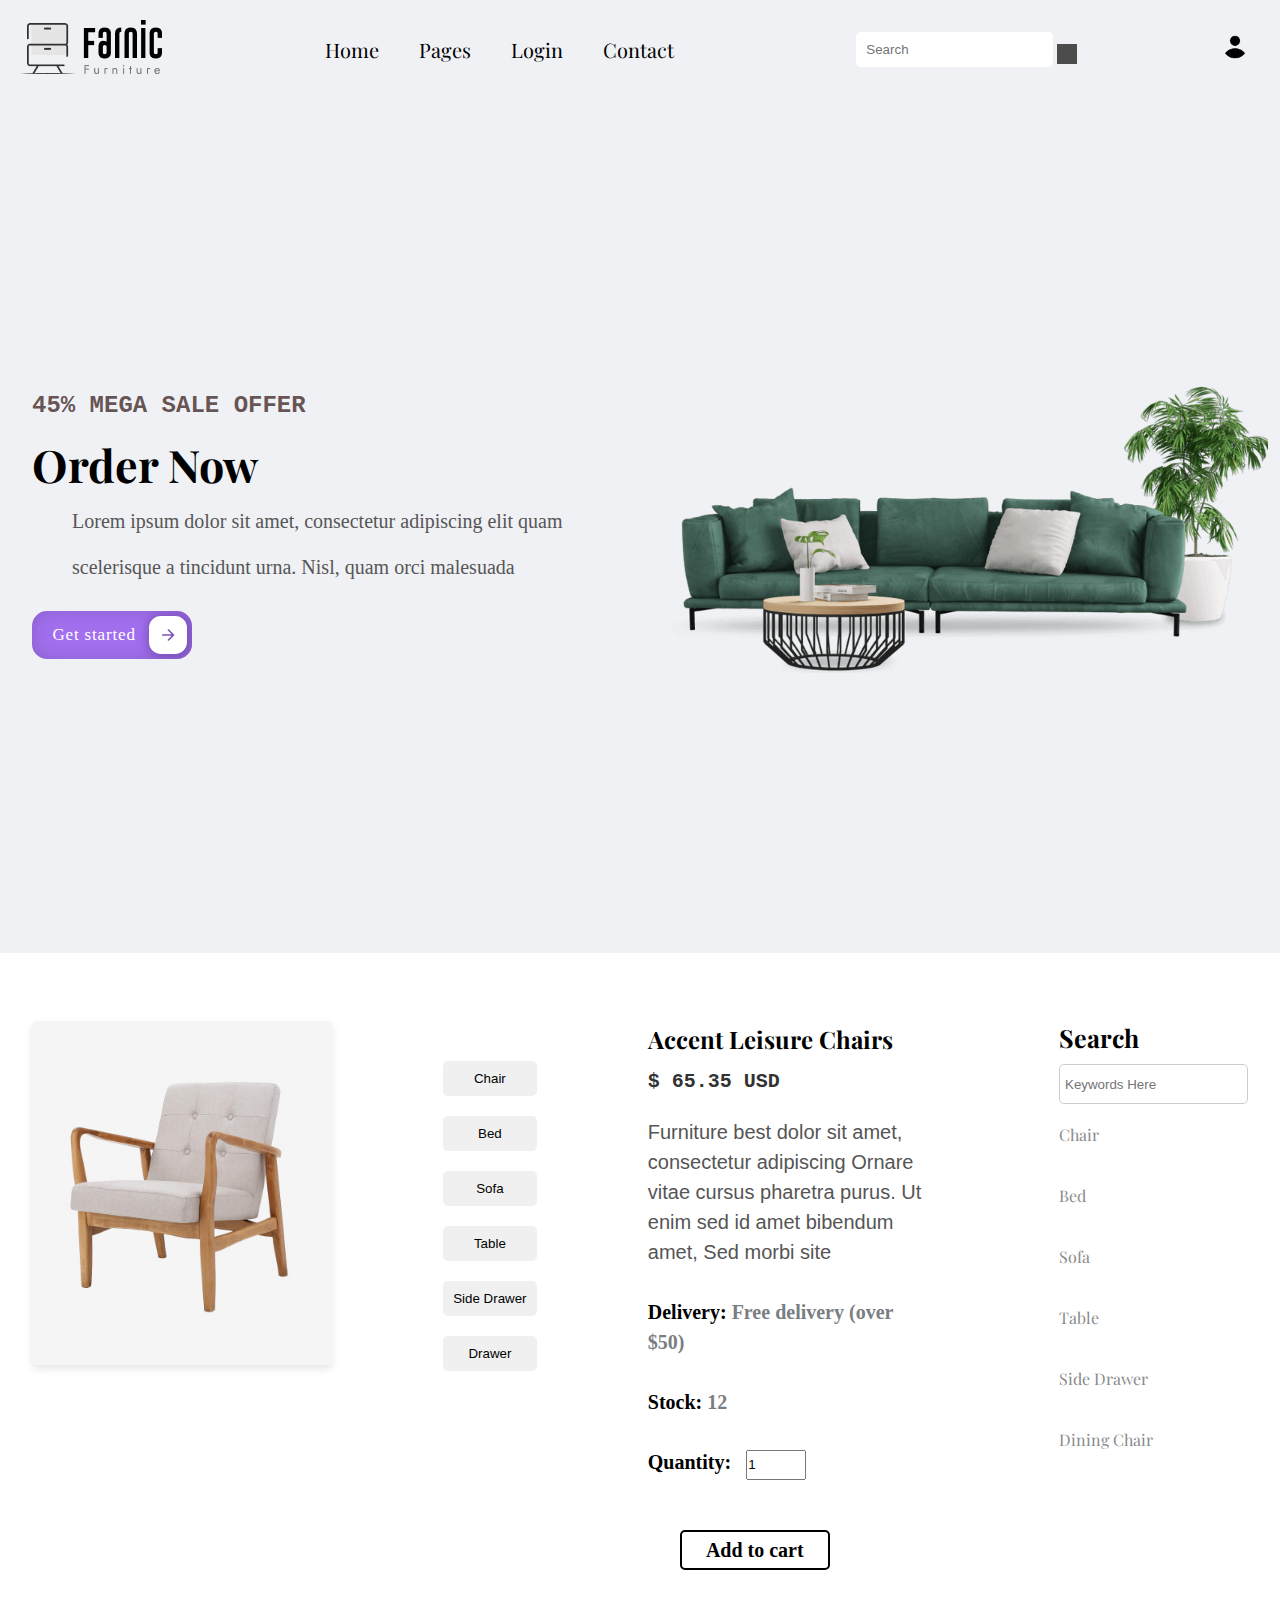
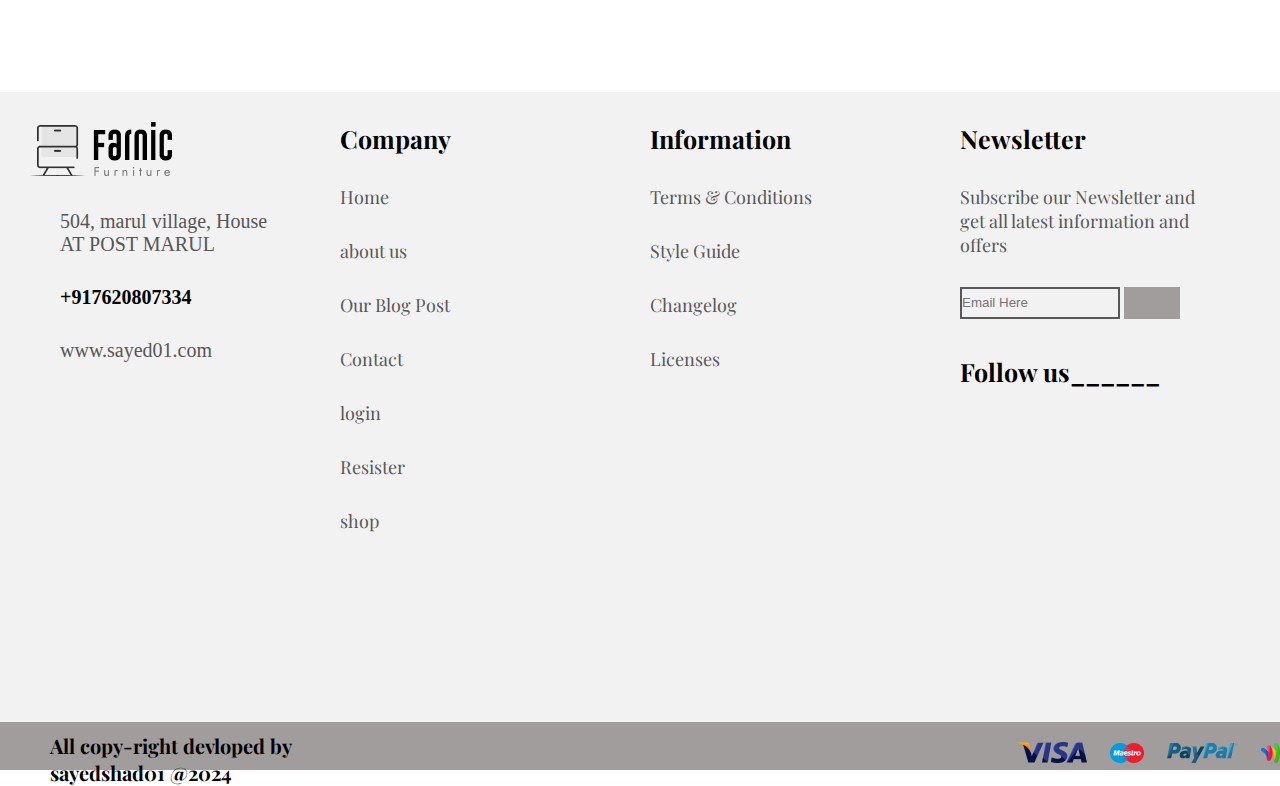
<file: website 1/order.html>
<!DOCTYPE html>
<html lang="en">

<head>
    <meta charset="UTF-8">
    <meta name="viewport" content="width=device-width, initial-scale=1.0">
    <link rel="stylesheet" href="index.css">
    <link href="https://fonts.googleapis.com/css2?family=Playfair+Display&display=swap" rel="stylesheet" />

    <link rel="stylesheet" href="https://cdnjs.cloudflare.com/ajax/libs/font-awesome/6.4.2/css/all.min.css"
        integrity="sha512-z3gLpd7yknf1YoNbCzqRKc4qyor8gaKU1qmn+CShxbuBusANI9QpRohGBreCFkKxLhei6S9CQXFEbbKuqLg0DA=="
        crossorigin="anonymous" referrerpolicy="no-referrer" />
    <title>Order Now</title>
    <style>
        .navbar {
            display: flex;
            align-items: center;
            justify-content: space-between;
            background-color: #EFF1F5;
            padding: 20px;
        }

        .order-container {
    display: flex;
    justify-content: space-between;
    align-items: flex-start;
    gap: 2rem;
    padding: 2rem;
    background-color: #fff;
    width: 100%;
    box-sizing: border-box;
}

.image-container img {
    width: 300px;
    height: auto;
    border-radius: 5px;
    box-shadow: 0 4px 8px rgba(0, 0, 0, 0.1);
}

.product-list {
    margin-top: 40px;
    display: flex;
    flex-direction: column;
    gap: 20px;
}

.product-list button {
    padding: 10px;
    cursor: pointer;
    border: none;
    background-color: #f0f0f0;
    border-radius: 5px;
    transition: background-color 0.3s;
}

.product-list button:hover {
    background-color: #ddd;
}

.price-section {
    max-width: 300px;
    font-family: Arial, sans-serif;
    line-height: 1.5;
}

.price-section h1 {
    font-size: 24px;
    margin-bottom: 10px;
}

.price-section h2 {
    font-size: 20px;
    margin-bottom: 20px;
    color: #333;
}

.price-section p {
    margin: 0px;
    font-family: 'Segoe UI', Tahoma, Geneva, Verdana, sans-serif;
    color: #555;
}

.price-section h3 {
    margin: 30px;
    margin-left: 0px;
    font-family: 'Times New Roman', Times, serif;
    font-size: 20px;
    margin-bottom: 10px;
}

.price-section .highlight {
    color: rgb(122, 126, 130);
}

.price-section input[type="number"] {
    width: 60px;
    height: 30px;
    margin-left: 10px;
}

.button {
    border: 2px solid black;
    width: 150px;
    height: 40px;
    display: flex;
    align-items: center;
    justify-content: center;
    transition: background-color 0.3s;
    cursor: pointer;
    border-radius: 5px;
}

.button:hover {
    background-color: black;
}

.button h3 {
    margin: 0;
    color: black;
}

.button:hover h3 {
    color: white;
}

.search-bar1 {
    max-width: 200px;
}

.search-bar1 h1 {
    font-size: 25px;
    margin-bottom: 10px;
}

.search-bar1 input {
    width: 100%;
    height: 40px;
    margin-bottom: 20px;
    padding: 5px;
    border-radius: 5px;
    border: 1px solid #ccc;
}

.search-bar1 ul {
    list-style: none;
    padding: 0;
}

.search-bar1 ul li {
    margin: 40px;
    margin-top: 0px;
    margin-left: 0px;
    color: #888a8c;
    cursor: pointer;
    transition: color 0.3s;
}

.search-bar1 ul li:hover {
    color: black;
}

/* Media Queries */

/* Tablets and below */
@media (max-width: 1024px) {
    .order-container {
        flex-direction: column;
        align-items: center;
    }

    .image-container img {
        width: 80%;
    }

    .product-list {
        flex-direction: row;
        flex-wrap: wrap;
        justify-content: center;
        margin-top: 20px;
    }

    .price-section {
        text-align: center;
        max-width: 100%;
    }

    .search-bar1 {
        max-width: 100%;
        margin-top: 20px;
    }
}

/* Mobile Devices */
@media (max-width: 768px) {
    .order-container {
        padding: 1rem;
        gap: 1rem;
    }

    .image-container img {
        width: 100%;
    }

    .product-list {
        gap: 10px;
    }

    .product-list button {
        padding: 8px;
        font-size: 14px;
    }

    .price-section h1, .price-section h2, .price-section h3 {
        font-size: 18px;
    }

    .button {
        width: 120px;
        height: 35px;
    }

    .button h3 {
        font-size: 16px;
    }

    .search-bar1 h1 {
        font-size: 20px;
    }

    .search-bar1 input {
        height: 35px;
    }

    .search-bar1 ul li {
        margin: 20px 0;
    }
}
        
    </style>
</head>

<body>
    <header>
        <nav class="navbar">
            <div class="logo">
                <img src="images/logo.png" alt="Logo" />
            </div>
            <a href="javascript:void(0);" class="toggle-button" onclick="toggleMenu()">
                ☰
            </a>
            <ul class="nav-links" id="navbarLinks">
              
                <li><a href="#Home">Home</a></li>
                <li><a href="page.html">Pages</a></li>
                <li><a href="login.html">Login</a></li>
                <li><a href="contact.html">Contact</a></li>
            </ul>
            <div class="search-bar">
                <input type="search" placeholder="Search" />
                <button><i class="fa fa-search"></i></button>
            </div>
            <div class="login">
                <a href="login.html"><img src="images/user.png" alt="User Logo" /></a>
            </div>
        </nav>
    </header>

    <main>
        <section id="Home">
            <div class="slideshow-container" style="background-color:rebeccapurple">
                <div class="slides">
                    <div class="slide" style=" background-color:#EFF1F5">
                        <div class="text">
                            <h2>45% MEGA SALE OFFER</h2>
                            <h1>Order Now</h1>
                            <p>
                                Lorem ipsum dolor sit amet, consectetur adipiscing elit quam
                                <br />
                                <br />
                                scelerisque a tincidunt urna. Nisl, quam orci malesuada
                            </p>
                            <button class="cssbuttons-io-button">
                                Get started
                                <div class="icon">
                                    <svg height="24" width="24" viewBox="0 0 24 24" xmlns="http://www.w3.org/2000/svg">
                                        <path d="M0 0h24v24H0z" fill="none"></path>
                                        <path
                                            d="M16.172 11l-5.364-5.364 1.414-1.414L20 12l-7.778 7.778-1.414-1.414L16.172 13H4v-2z"
                                            fill="currentColor"></path>
                                    </svg>
                                </div>
                            </button>
                        </div>
                        <div class="image">
                            <img src="images/banner4.png" alt="" />
                        </div>
                    </div>
                    <div class="slide" style=" background-color:#EFF1F5">
                        <div class="text">
                            <h2>45% MEGA SALE OFFER</h2>
                            <h1>Order Now</h1>
                            <p>
                                Lorem ipsum dolor sit amet, consectetur adipiscing elit quam
                                <br />
                                <br />
                                scelerisque a tincidunt urna. Nisl, quam orci malesuada
                            </p>
                            <button class="cssbuttons-io-button">
                                Get started
                                <div class="icon">
                                    <svg height="24" width="24" viewBox="0 0 24 24" xmlns="http://www.w3.org/2000/svg">
                                        <path d="M0 0h24v24H0z" fill="none"></path>
                                        <path
                                            d="M16.172 11l-5.364-5.364 1.414-1.414L20 12l-7.778 7.778-1.414-1.414L16.172 13H4v-2z"
                                            fill="currentColor"></path>
                                    </svg>
                                </div>
                            </button>
                        </div>

                        <div class="image">
                            <img src="images/banner4.png" alt="" />
                        </div>
                    </div>
                    <div class="slide" style=" background-color:#EFF1F5">
                        <div class="text">
                            <h2>45% MEGA SALE OFFER</h2>
                            <h1>Order Now</h1>
                            <p>
                                Lorem ipsum dolor sit amet, consectetur adipiscing elit quam
                                <br />
                                <br />
                                scelerisque a tincidunt urna. Nisl, quam orci malesuada
                            </p>
                            <button class="cssbuttons-io-button">
                                Get started
                                <div class="icon">
                                    <svg height="24" width="24" viewBox="0 0 24 24" xmlns="http://www.w3.org/2000/svg">
                                        <path d="M0 0h24v24H0z" fill="none"></path>
                                        <path
                                            d="M16.172 11l-5.364-5.364 1.414-1.414L20 12l-7.778 7.778-1.414-1.414L16.172 13H4v-2z"
                                            fill="currentColor"></path>
                                    </svg>
                                </div>
                            </button>
                        </div>
                        <div class="image">
                            <img src="images/banner4.png" alt="" />
                        </div>
                    </div>
                </div>
            </div>
        </section>
        <br><br>

        </div>
        <div class="order-container">
            <div class="image-container">
                <img id="product-image" src="images/product-chair-1.jpg" alt="Product Image">
            </div>
            <div class="product-list">
                <button onclick="changeImage('images/product-chair-1.jpg')">Chair</button>
                <button onclick="changeImage('images/product-bed-1.jpg')">Bed</button>
                <button onclick="changeImage('images/product-chair-4.jpg')">Sofa</button>
               
                <button onclick="changeImage('images/product-table-1.jpg')">Table</button>
                <button onclick="changeImage('images/product-drawer-2.jpg')">Side Drawer</button>
               
                <button onclick="changeImage('images/product-drawer-1.jpg')">Drawer</button>
            </div>
            <div class="price-section">
                <h1>Accent Leisure Chairs</h1>
                <h2>$ 65.35 USD</h2>
                <p>
                    Furniture best dolor sit amet, consectetur adipiscing Ornare vitae cursus pharetra purus. 
                    Ut enim sed id amet bibendum amet, Sed morbi site
                </p>
                <h3>Delivery: <span class="highlight">Free delivery (over $50)</span></h3>
                <h3>Stock: <span class="highlight">12</span></h3>
                <h3>Quantity: <input type="number" value="1" min="1"></h3>
                <div class="button">
                    <h3>Add to cart</h3>
                </div>
            </div>
            <div class="search-bar1">
                <h1>Search</h1>
                <input type="text" id="search" placeholder="Keywords Here">
                <ul>
                    <li>Chair</li>
                    <li>Bed</li>
                    <li>Sofa</li>
                    <li>Table</li>
                    <li>Side Drawer</li>
                    <li>Dining Chair</li>
                </ul>
            </div>
        </div>
        
        <br><br><br><br><br>
        <footer class="footer1">

            <div class="footer-1">
                <img src="images/logo.png" alt="">
                <p>504, marul village, House <br>AT POST MARUL</p>
                <h3>+917620807334</h3>
                <p>www.sayed01.com</p>
            </div>

            <div class="footer-2">
                <h1>Company</h1>
                <ul>
                    <a href="index.html"> <li>Home</li></a>
                    <li>about us</li>
                    <li>Our Blog Post</li>
                  <a href="contact.html">  <li>Contact</li></a>
                  <a href="login.html">  <li>login</li></a>
                    <li>Resister</li>
                    <li>shop</li>

                </ul>
            </div>
            <div class="footer-3">
                <h1>Information</h1>
                <ul>
                    <li>Terms & Conditions</li>
                    <li>Style Guide</li>
                    <li>Changelog</li>
                    <li>Licenses</li>
                </ul>
            </div>
            <div class="footer-3">
                <h1>Newsletter</h1>
                <ul>
                    <li>Subscribe our Newsletter and <br>get all latest information and <br>offers</li>

                </ul>
                <input type="text" placeholder="Email Here">
                <button><i class="fa-solid fa-arrow-right"></i></button>
                <br><br><br>
                <h1>Follow us______</h1>
                <br>
                <a href="https://www.facebook.com/sayedshaad"><i class="fa-brands fa-facebook fa-xl"></i></a>
                <a href="https://www.github.com/sayedshaad01@gmail.om"> <i class="fa-brands fa-github fa-xl"></i></a>
                <a href="https://www.instagram.com/mr.sayed.01"> <i class="fa-brands fa-instagram fa-xl"></i></a>
                <a href="https://www.fa-whatsapp.com/7620807334"> <i class="fa-brands fa-whatsapp fa-xl"></i></a>
            </div>
        </footer>
        <div class="copy-right">
            <h1>All copy-right <i class="fa-regular fa-copyright"></i> devloped by sayedshad01 @2024</h1>
            <div class="payment">
                <img src="images/payment-img3.png" alt="">


            </div>
        </div>

</body>
<script>let slideIndex = 0;
    const slides = document.querySelectorAll('.slide');
    const slidesContainer = document.querySelector('.slides');

    function showSlides() {
        slideIndex++;
        if (slideIndex >= slides.length) {
            slideIndex = 0;
        }
        const slideWidth = slides[0].clientWidth;
        slidesContainer.style.transform = `translateX(-${slideIndex * slideWidth}px)`;
        setTimeout(showSlides, 4000); // 
    }

    showSlides();



    function toggleMenu() {
        const navbarLinks = document.getElementById('navbarLinks');
        if (navbarLinks.style.display === 'flex') {
            navbarLinks.style.display = 'none';
        } else {
            navbarLinks.style.display = 'flex';
        }
    }
    function changeImage(imageSrc) {
    var img = document.getElementById('product-image');
    img.src = imageSrc;
    img.onerror = function() {
        console.log('Error loading image:', imageSrc);
        img.src = 'images/placeholder.jpg'; 
    };
}

document.querySelector('.button').addEventListener('click', function() {
        alert('Order Successfully');
    });

</script>

</html>
</file>
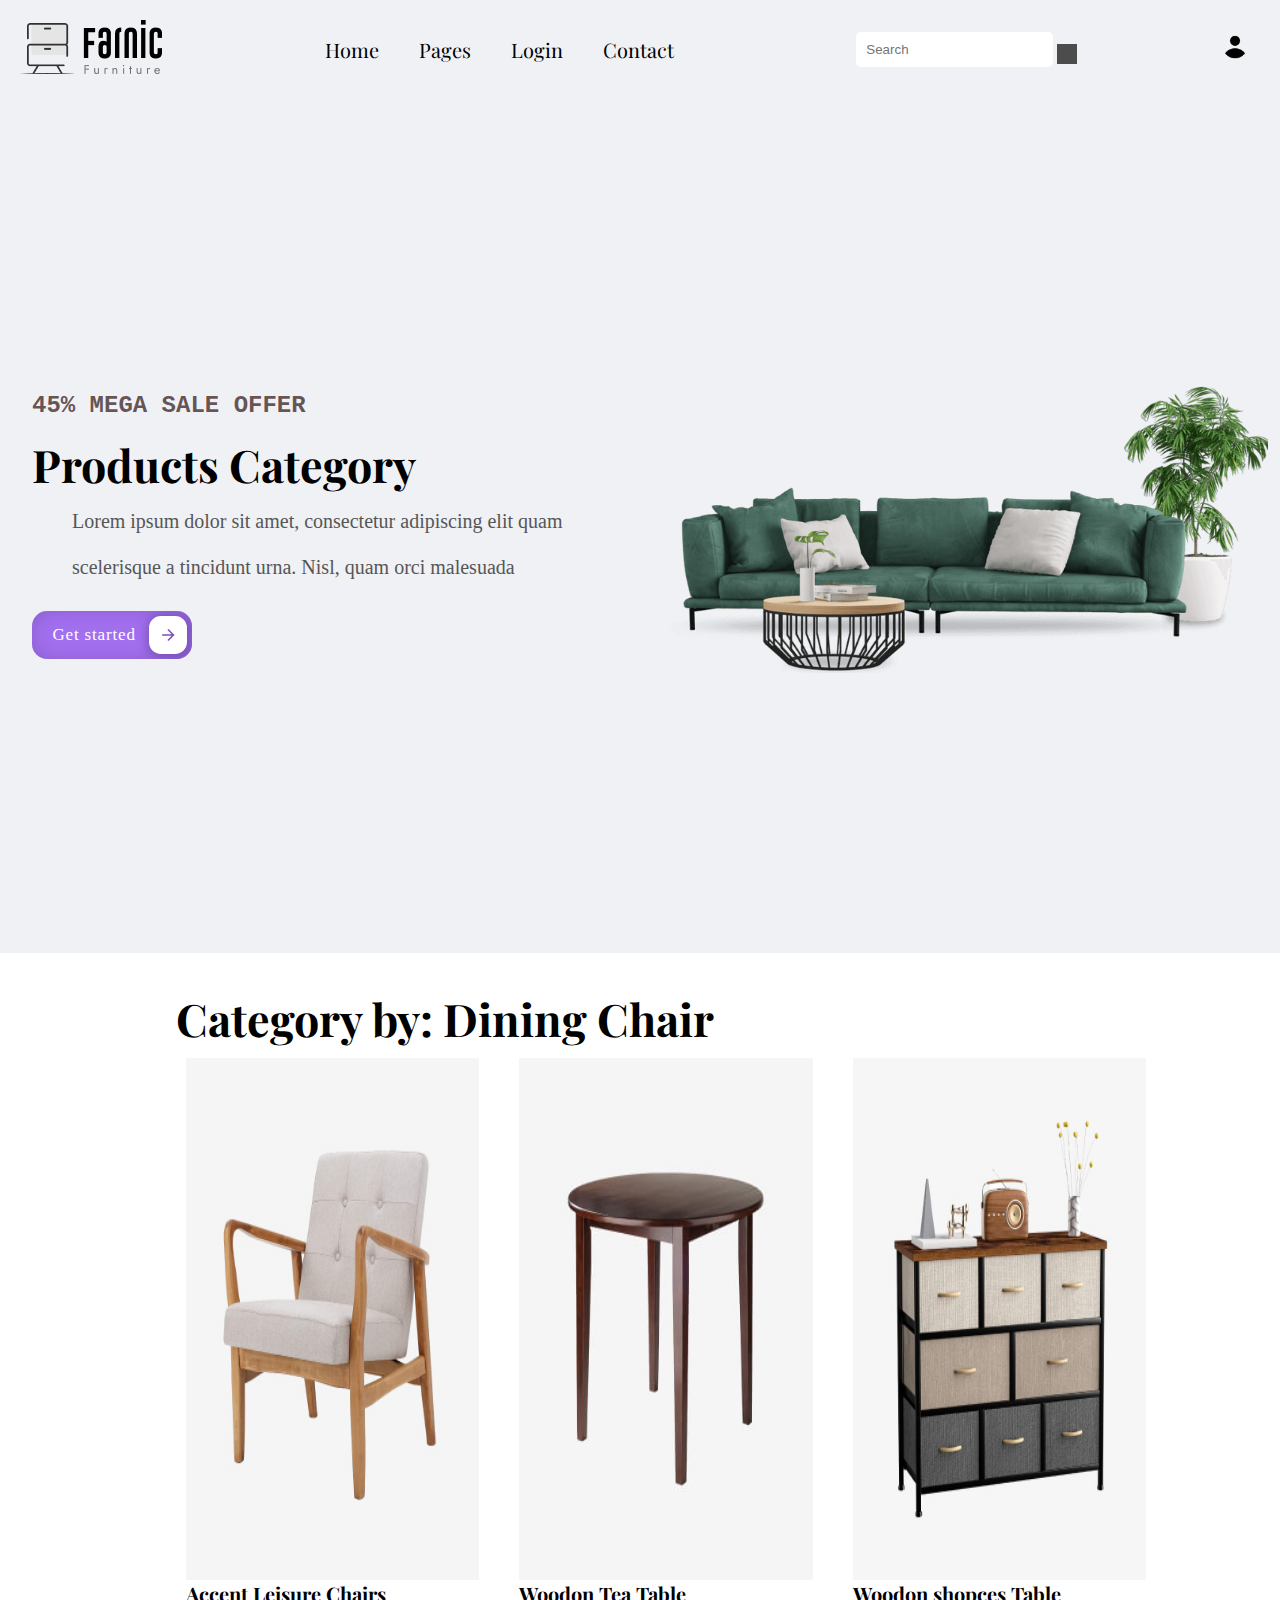
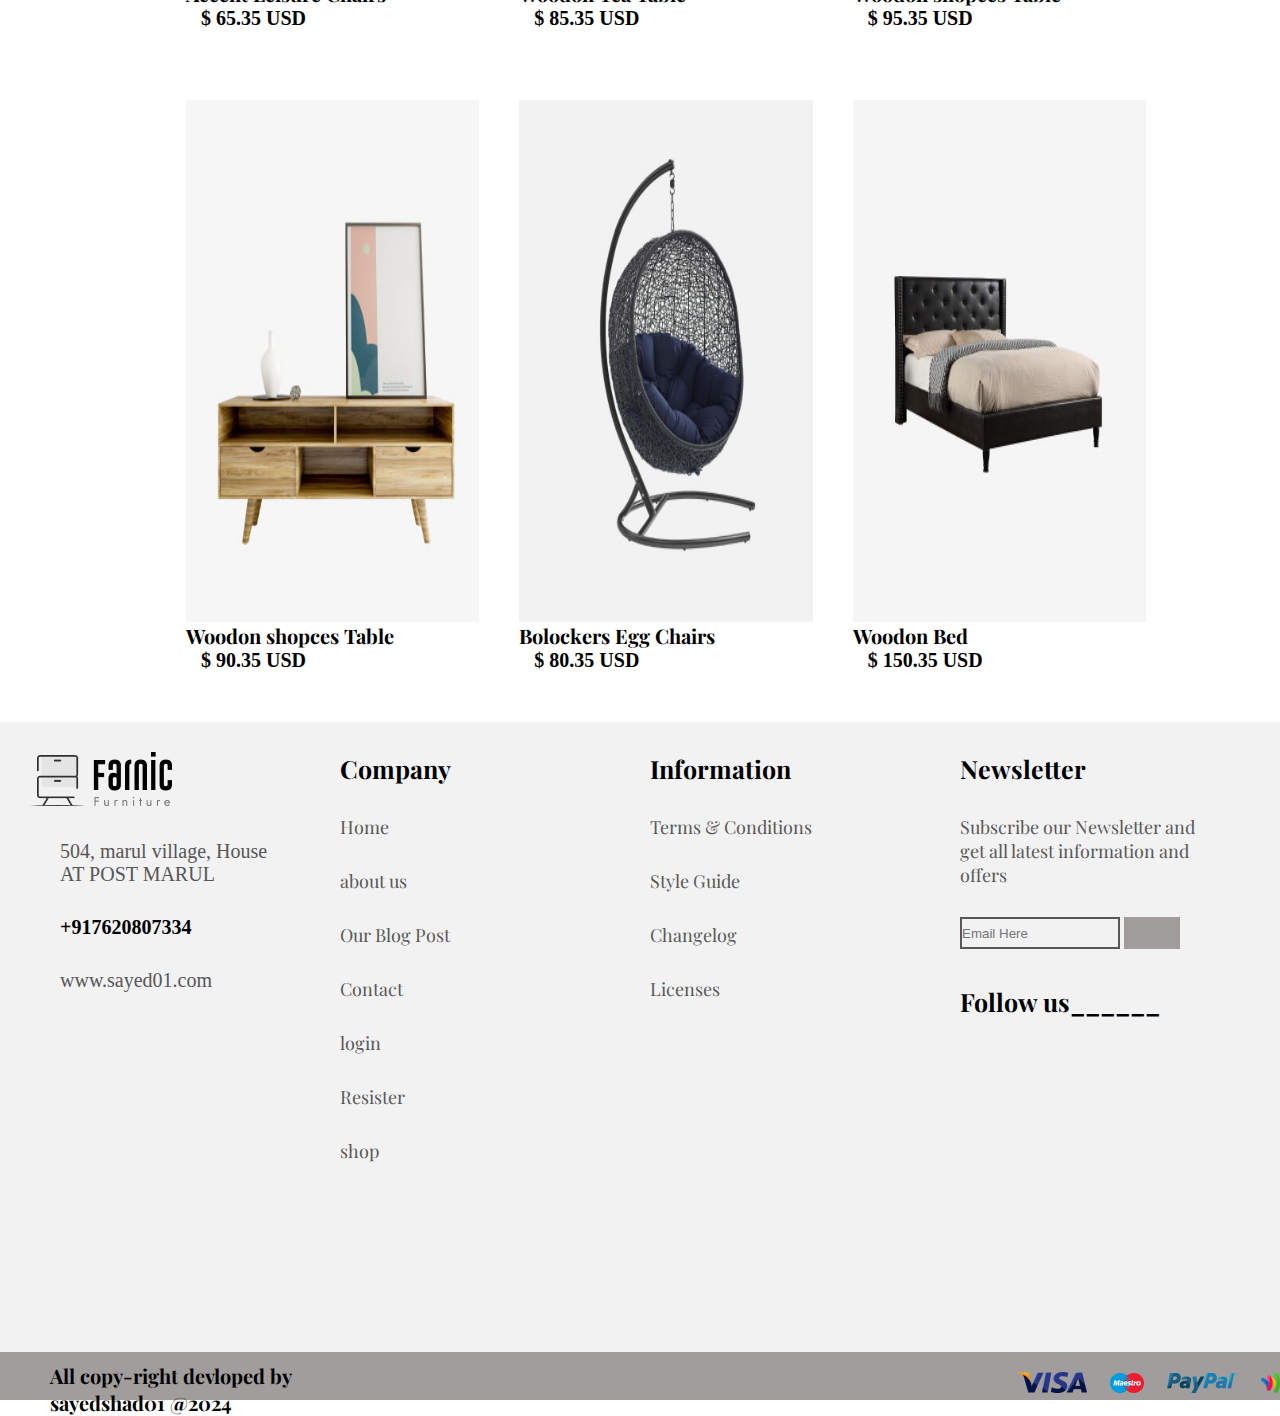
<file: website 1/page.html>
<!DOCTYPE html>
<html lang="en">
<head>
    <meta charset="UTF-8">
    <meta name="viewport" content="width=device-width, initial-scale=1.0">
    <link rel="stylesheet" href="index.css">
    <link href="https://fonts.googleapis.com/css2?family=Playfair+Display&display=swap" rel="stylesheet" />

    <link rel="stylesheet" href="https://cdnjs.cloudflare.com/ajax/libs/font-awesome/6.4.2/css/all.min.css"
      integrity="sha512-z3gLpd7yknf1YoNbCzqRKc4qyor8gaKU1qmn+CShxbuBusANI9QpRohGBreCFkKxLhei6S9CQXFEbbKuqLg0DA=="
      crossorigin="anonymous" referrerpolicy="no-referrer" />
    <title>page</title>
    <style>
      .navbar {
  display: flex;
  align-items: center;
  justify-content: space-between;
  background-color:#EFF1F5;
  padding: 20px;
}
    </style>
</head>
<body>
    <header>
        <nav class="navbar">
          <div class="logo">
            <img src="images/logo.png" alt="Logo" />
          </div>
          <a href="javascript:void(0);" class="toggle-button" onclick="toggleMenu()">
            ☰
          </a>
          <ul class="nav-links" id="navbarLinks">
            <li><a href="#Home">Home</a></li>
            <li><a href="page.html">Pages</a></li>
            <li><a href="login.html">Login</a></li>
            <li><a href="contact.html">Contact</a></li>
          </ul>
          <div class="search-bar">
            <input type="search" placeholder="Search" />
            <button><i class="fa fa-search"></i></button>
          </div>
          <div class="login">
           <a href="login.html"><img src="images/user.png" alt="User Logo" /></a> 
          </div>
        </nav>
      </header>
    
      <main>
        <section id="Home">
          <div class="slideshow-container" style="background-color:rebeccapurple">
            <div class="slides">
              <div class="slide" style="background-color:#EFF1F5">
                <div class="text">
                  <h2>45% MEGA SALE OFFER</h2>
                  <h1>Products Category</h1>
                  <p>
                    Lorem ipsum dolor sit amet, consectetur adipiscing elit quam
                    <br />
                    <br />
                    scelerisque a tincidunt urna. Nisl, quam orci malesuada
                  </p>
                  <button class="cssbuttons-io-button">
                    Get started
                    <div class="icon">
                      <svg height="24" width="24" viewBox="0 0 24 24" xmlns="http://www.w3.org/2000/svg">
                        <path d="M0 0h24v24H0z" fill="none"></path>
                        <path d="M16.172 11l-5.364-5.364 1.414-1.414L20 12l-7.778 7.778-1.414-1.414L16.172 13H4v-2z"
                          fill="currentColor"></path>
                      </svg>
                    </div>
                  </button>
                </div>
                <div class="image">
                  <img src="images/banner4.png" alt="" />
                </div>
              </div>
              <div class="slide" style="background-color:#EFF1F5">
                <div class="text">
                  <h2>45% MEGA SALE OFFER</h2>
                  <h1>Products Category</h1>
                  <p>
                    Lorem ipsum dolor sit amet, consectetur adipiscing elit quam
                    <br />
                    <br />
                    scelerisque a tincidunt urna. Nisl, quam orci malesuada
                  </p>
                  <button class="cssbuttons-io-button">
                    Get started
                    <div class="icon">
                      <svg height="24" width="24" viewBox="0 0 24 24" xmlns="http://www.w3.org/2000/svg">
                        <path d="M0 0h24v24H0z" fill="none"></path>
                        <path d="M16.172 11l-5.364-5.364 1.414-1.414L20 12l-7.778 7.778-1.414-1.414L16.172 13H4v-2z"
                          fill="currentColor"></path>
                      </svg>
                    </div>
                  </button>
                </div>
    
                <div class="image">
                  <img src="images/banner4.png" alt="" />
                </div>
              </div>
              <div class="slide" style="background-color:#EFF1F5">
                <div class="text">
                  <h2>45% MEGA SALE OFFER</h2>
                  <h1>Products Category</h1>
                  <p>
                    Lorem ipsum dolor sit amet, consectetur adipiscing elit quam
                    <br />
                    <br />
                    scelerisque a tincidunt urna. Nisl, quam orci malesuada
                  </p>
                  <button class="cssbuttons-io-button">
                    Get started
                    <div class="icon">
                      <svg height="24" width="24" viewBox="0 0 24 24" xmlns="http://www.w3.org/2000/svg">
                        <path d="M0 0h24v24H0z" fill="none"></path>
                        <path d="M16.172 11l-5.364-5.364 1.414-1.414L20 12l-7.778 7.778-1.414-1.414L16.172 13H4v-2z"
                          fill="currentColor"></path>
                      </svg>
                    </div>
                  </button>
                </div>
                <div class="image">
                  <img src="images/banner4.png" alt="" />
                </div>
              </div>
            </div>
          </div>
        </section>
<br><br>
        <section>
          <div class="container3">
            <div class="containt-text">
              <h1>Category by:
                Dining Chair</h1>
            
              <div class="parent1">
                <div class="div06">
                  <img src="images/product-chair-1.jpg" alt="">
                  <a href="order.html"> <button class="add-to-cart">Add to Cart</button></a>
                  <h1>Accent Leisure Chairs</h1>
                  <h3>$ 65.35 USD </h3>
                </div>
    
                <div class="div07">
                  <img src="images/product-table-1.jpg" alt="">
                  <a href="order.html"> <button class="add-to-cart">Add to Cart</button></a>
                  <h1>Woodon Tea Table</h1>
                  <h3>$ 85.35 USD </h3>
                </div>
    
                <div class="div08">
                  <img src="images/product-drawer-2.jpg" alt="">
                  <a href="order.html"> <button class="add-to-cart">Add to Cart</button></a>
                  <h1>Woodon shopces Table </h1>
                  <h3>$ 95.35 USD </h3>
                </div>
    
                <div class="div09">
                  <img src="images/product-drawer-1.jpg" alt="">
                  <a href="order.html"> <button class="add-to-cart">Add to Cart</button></a>
                  <h1>Woodon shopces Table</h1>
                  <h3>$ 90.35 USD </h3>
                </div>
    
                <div class="div10">
                  <img src="images/product-chair-2.jpg" alt="">
                  <a href="order.html"> <button class="add-to-cart">Add to Cart</button></a>
                  <h1>Bolockers Egg Chairs</h1>
                  <h3>$ 80.35 USD </h3>
                </div>
    
                <div class="div11">
                  <img src="images/product-bed-1.jpg" alt="">
                  <a href="order.html"> <button class="add-to-cart">Add to Cart</button></a>
                  <h1>Woodon Bed</h1>
                  <h3>$ 150.35 USD </h3>
    
                </div>
    
              </div>
            </div>
          </div>
    
        </section>
        <br><br><br><br><br>
        <footer class="footer1">
    
          <div class="footer-1">
         <img src="images/logo.png" alt="">
         <p>504, marul village,  House <br>AT POST MARUL</p>
         <h3>+917620807334</h3>
      <p>www.sayed01.com</p>
          </div>  
          
        <div class="footer-2">
      <h1>Company</h1>
      <ul>
       <a href="index.html"> <li>Home</li></a>
        <li>about us</li>
        <li>Our Blog Post</li>
      <a href="contact.html">  <li>Contact</li></a>
      <a href="login.html">  <li>login</li></a>
        <li>Resister</li>
        <li>shop</li>
        
      </ul>
        </div>
        <div class="footer-3">
      <h1>Information</h1>
      <ul>
        <li>Terms & Conditions</li>
        <li>Style Guide</li>
        <li>Changelog</li>
        <li>Licenses</li>
      </ul>
        </div>
        <div class="footer-3">
          <h1>Newsletter</h1>
          <ul>
            <li>Subscribe our Newsletter and <br>get all latest information and <br>offers</li>
           
          </ul>
          <input type="text" placeholder="Email Here" >
          <button><i class="fa-solid fa-arrow-right"></i></button>
          <br><br><br>
          <h1>Follow us______</h1>
          <br>
         <a href="https://www.facebook.com/sayedshaad"><i class="fa-brands fa-facebook fa-xl"></i></a> 
         <a href="https://www.github.com/sayedshaad01@gmail.om"> <i class="fa-brands fa-github fa-xl"></i></a> 
         <a href="https://www.instagram.com/mr.sayed.01"> <i class="fa-brands fa-instagram fa-xl"></i></a> 
         <a href="https://www.fa-whatsapp.com/7620807334"> <i class="fa-brands fa-whatsapp fa-xl"></i></a> 
            </div>
        </footer>
        <div class="copy-right">
          <h1>All copy-right <i class="fa-regular fa-copyright"></i> devloped by sayedshad01 @2024</h1>
          <div class="payment">
            <img src="images/payment-img3.png" alt="">
            
            
            </div>
         </div>
       
</body>
<script>let slideIndex = 0;
    const slides = document.querySelectorAll('.slide');
    const slidesContainer = document.querySelector('.slides');
    
    function showSlides() {
      slideIndex++;
      if (slideIndex >= slides.length) {
        slideIndex = 0;
      }
      const slideWidth = slides[0].clientWidth;
      slidesContainer.style.transform = `translateX(-${slideIndex * slideWidth}px)`;
      setTimeout(showSlides, 4000); // 
    }
    
    showSlides();
    
    
    
    function toggleMenu() {
      const navbarLinks = document.getElementById('navbarLinks');
      if (navbarLinks.style.display === 'flex') {
        navbarLinks.style.display = 'none';
      } else {
        navbarLinks.style.display = 'flex';
      }
    }
    </script>
</html>
</file>
<file: website 1/index.css>
@import url('https://fonts.googleapis.com/css2?family=Poppins:wght@500&display=swap');
@import url('https://fonts.googleapis.com/css2?family=Rammetto+One&display=swap');

/*gernal styling*/
a {
  text-decoration: none;

  font-size: 1rem;
}

li {
  list-style: none;
  font-family: "Playfair Display", sans-serif;
  font-size: 1rem;

}

h1 {
  font-size: 2.8rem;
  font-family: "Playfair Display", sans-serif;

  text-align: left;
}

h2 {
  font-size: 1.5rem;
  font-family: 'Courier New', Courier, monospace;
  color: #594545e9;
}

p {

  color: #575656;
  font-size: 20px;
}

* {
  margin: 0;
  padding: 0;
  box-sizing: border-box;
}

/* Existing styles */
.navbar {
  display: flex;
  align-items: center;
  justify-content: space-between;
  background-color: #FCF5EE;
  padding: 20px;
}

.logo {
  margin-right: 20px;
}

.nav-links {
  list-style: none;
  margin: 0;
  padding: 10px;
  display: flex;
}

.nav-links li {
  margin-right: 20px;
}

.nav-links a {
  padding: 10px;
  color: #000000;
  text-decoration: none;
  font-size: 20px;
  transition: color 0.3s ease;
}

.nav-links a:hover {
  color: rgb(79, 82, 82);
}

.search-bar {
  margin-left: 20px;
}

.search-bar input {
  padding: 10px;
  border: none;
  border-radius: 5px;
}

.search-bar button {
  background-color: #4d4c4c;
  color: #fff;
  border: none;
  padding: 10px;
  cursor: pointer;
}

.login {
  margin-left: 20px;
}

.login img {
  width: 30px;
  height: 30px;
  margin-right: 10px;
}

/* Responsive styles */
.toggle-button {
  display: none;
  font-size: 24px;
  color: #000000;
  cursor: pointer;
}

@media (max-width: 768px) {
  .nav-links {
    display: none;
    width: 100%;
    flex-direction: column;
    align-items: center;
  }

  .nav-links li {
    margin: 10px 0;
  }

  .toggle-button {
    display: block;
  }

  .search-bar,
  .login {
    display: none;
  }
}

.slideshow-container {
  width: 100%;
  height: 95vh;
  position: relative;
  overflow: hidden;
}

.slides {
  height: 95vh;
  display: flex;
  transition: transform 1s ease-in-out;
}

.slide {
  display: flex;
  flex: 1 0 100%;
  height: 100%;
  align-items: center;
  justify-content: space-between;
}

.image {
  flex: 1;
  display: flex;
  justify-content: center;
}

.image img {
  width: 100%;
  max-width: 600px;
}

.text {
  flex: 1;
  margin-left: 2rem;
}

.text h2 {
  margin-bottom: 1rem;
}

.text h1 {
  margin-bottom: 1rem;
}

.text p {
  margin-bottom: 2rem;
}

.cssbuttons-io-button {
  background: #a370f0;
  color: white;
  font-family: inherit;
  padding: 0.35em;
  padding-left: 1.2em;
  font-size: 17px;
  font-weight: 500;
  border-radius: 0.9em;
  border: none;
  letter-spacing: 0.05em;
  display: flex;
  align-items: center;
  box-shadow: inset 0 0 1.6em -0.6em #714da6;
  overflow: hidden;
  position: relative;
  height: 2.8em;
  padding-right: 3.3em;
  cursor: pointer;
}

.cssbuttons-io-button .icon {
  background: white;
  margin-left: 1em;
  position: absolute;
  display: flex;
  align-items: center;
  justify-content: center;
  height: 2.2em;
  width: 2.2em;
  border-radius: 0.7em;
  box-shadow: 0.1em 0.1em 0.6em 0.2em #7b52b9;
  right: 0.3em;
  transition: all 0.3s;
}

.cssbuttons-io-button:hover .icon {
  width: calc(100% - 0.6em);
}

.cssbuttons-io-button .icon svg {
  width: 1.1em;
  transition: transform 0.3s;
  color: #7b52b9;
}

.cssbuttons-io-button:hover .icon svg {
  transform: translateX(0.1em);
}

.cssbuttons-io-button:active .icon {
  transform: scale(0.95);
}

/* Media Queries for Responsiveness */

/* Tablets */
@media (max-width: 768px) {
  .slide {
    flex-direction: column;
    align-items: center;
  }

  .image {
    width: 100%;
    display: flex;
    justify-content: center;
    margin-bottom: 2rem;
  }

  .image img {
    width: 90%;
  }

  .text {
    width: 100%;
    text-align: left;
    padding: 0 1rem;
  }

  .text h1,
  .text h2,
  .text p {
    margin-left: 0;
  }

  .cssbuttons-io-button {
    margin-left: 0;
  }
}

/* Mobile Phones */
@media (max-width: 480px) {
  .slide {
    flex-direction: column;
    align-items: center;
  }

  .image {
    width: 100%;
    display: flex;
    justify-content: center;
    margin-bottom: 1rem;
  }

  .image img {
    width: 100%;
  }

  .text {
    width: 100%;
    text-align: left;
    padding: 0 1rem;
  }

  .text h1,
  .text h2,
  .text p {
    margin-left: 0;
    font-size: 1.2rem;
  }

  .cssbuttons-io-button {
    margin-left: 0;
    padding: 0.5em 1em;
    font-size: 15px;
  }
}


.container1 {
  display: flex;
  width: 100%;
  height: 65vh;
  background-color: white;
}

.containt {
  background-image: url("images/image1.jpg");
  background-repeat: no-repeat;
  background-size: cover;
  width: 50%;
  height: 100%;
  gap: 5px;
}

.image-text {
  margin-top: 7rem;
  margin-left: 2rem;
}

.image-text h1 {
  color: #DFEEE3;
}

.image-text h2 {
  margin-top: 6rem;
  color: #DFEEE3;
}

.image-text p {
  margin-top: 1rem;
  color: #BCBCBC;
}

.button {
  margin-top: 50px;
  margin-left: 2rem;
}

.button2 {
  display: inline-block;
  transition: all 0.2s ease-in;
  position: relative;
  overflow: hidden;
  z-index: 1;
  color: #090909;
  padding: 0.7em 1.7em;
  cursor: pointer;
  font-size: 18px;
  border-radius: 0.5em;
  background: #BCBCBC;
  border: 1px solid #BCBCBC;
  box-shadow: 6px 6px 12px #BCBCBC, -6px -6px 12px #BCBCBC;
}

.button2:active {
  color: #666;
  box-shadow: inset 4px 4px 12px #BCBCBC, inset -4px -4px 12px #BCBCBC;
}

.button2:before {
  content: "";
  position: absolute;
  left: 50%;
  transform: translateX(-50%) scaleY(1) scaleX(1.25);
  top: 100%;
  width: 140%;
  height: 180%;
  background-color: rgba(0, 0, 0, 0.05);
  border-radius: 50%;
  display: block;
  transition: all 0.5s 0.1s cubic-bezier(0.55, 0, 0.1, 1);
  z-index: -1;
}

.button2:after {
  content: "";
  position: absolute;
  left: 55%;
  transform: translateX(-50%) scaleY(1) scaleX(1.45);
  top: 180%;
  width: 160%;
  height: 190%;
  background-color: #009087;
  border-radius: 50%;
  display: block;
  transition: all 0.5s 0.1s cubic-bezier(0.55, 0, 0.1, 1);
  z-index: -1;
}

.button2:hover {
  color: #ffffff;
  border: 1px solid #009087;
}

.button2:hover:before {
  top: -35%;
  background-color: #009087;
  transform: translateX(-50%) scaleY(1.3) scaleX(0.8);
}

.button2:hover:after {
  top: -45%;
  background-color: #009087;
  transform: translateX(-50%) scaleY(1.3) scaleX(0.8);
}

.containt1 {
  width: 50%;
  height: 100%;
}

.image-text1 {
  display: flex;
  flex-direction: column;
  align-items: center;
  justify-content: center;
  margin-top: 30px;
  text-align: center;
}

.image-text1 h1 {
  margin-top: 10px;
  color: #000000;
  text-align: center;
}

.image-text1 p {
  margin-top: 20px;
  color: #8a8888;
}

.image-text1 img {
  max-width: 60%;
  height: auto;
}

.container2 {
  width: 100%;
  height: 60vh;
  background-color: white;
}

.container-text h1 {
  color: #000000;
  text-align: center;
  margin-top: 60px;
}

.container-text p {
  text-align: center;
  margin-top: 15px;
  color: #000000;
}

.parent {
  display: grid;
  margin-top: 60px;
  width: 75%;
  margin-left: auto;
  margin-right: auto;
  grid-template-columns: repeat(6, 1fr);
  grid-template-rows: repeat(1, 1fr);
  grid-column-gap: 20px;
  grid-row-gap: 20px;
}

.div1,
.div2,
.div3,
.div4,
.div5,
.div6 {
  border: none;
  width: 10vw;
  height: 7rem;
  background-color: #F5F5F5;
  display: flex;
  flex-direction: column;
  justify-content: center;
  align-items: center;
}

.div1 img,
.div2 img,
.div3 img,
.div4 img,
.div5 img,
.div6 img {
  max-width: 100%;
  height: auto;
}

.div1 h1,
.div2 h1,
.div3 h1,
.div4 h1,
.div5 h1,
.div6 h1 {
  font-size: 20px;
  text-align: center;
  margin-top: 10px;
}

.div1:hover,
.div2:hover,
.div3:hover,
.div4:hover,
.div5:hover,
.div6:hover {
  transition: 1.5s ease;
  filter: drop-shadow(10px 5px 10px black);
}

/* Media queries for mobile and tablet */
@media (max-width: 768px) {
  .container1 {
    flex-direction: column;
    height: auto;
  }

  .containt,
  .containt1 {
    max-width: 100%;
    width: 100%;
    height: auto;
  }

  .image-text,
  .button {
    margin-left: 1rem;
  }

  .image-text1 img {
    max-width: 80%;
  }

  .parent {
    width: 90%;
    margin-left: 1rem;
    grid-template-columns: repeat(2, 1fr);
    grid-template-rows: auto;
    grid-gap: 20px;
  }

  .div1,
  .div2,
  .div3,
  .div4,
  .div5,
  .div6 {
    width: 100%;
    height: auto;
  }

  .div1 img,
  .div3 img,
  .div6 img,
  .div2 img,
  .div4 img,
  .div5 img {
    margin-left: 0;
    display: block;
    margin: 0 auto;
  }

  .div1 h1,
  .div2 h1,
  .div3 h1,
  .div4 h1,
  .div5 h1,
  .div6 h1 {
    font-size: 16px;
  }
}

.container3 {
  width: 100%;
  height: auto;
  background-color: rgb(255, 255, 255);
}

.containt-text {
  height: auto;
  width: 75%;
  margin-left: 11rem;
  background-color: #ffffff;
}

.parent1 {
  display: grid;
  grid-template-columns: repeat(3, 1fr);
  grid-template-rows: repeat(2, 1fr);
  grid-column-gap: 40px;
  grid-row-gap: 100px;
}

.div06,
.div07,
.div08,
.div09,
.div10,
.div11 {
  border: 2px solid black;
  background-color: #F5F5F5;
  border: none;
  width: 100%;
  height: 58vh;
  position: relative;
  margin: 10px;
}

.div06 img,
.div07 img,
.div08 img,
.div09 img,
.div10 img,
.div11 img {
  width: 100%;
  height: 100%;
  display: block;
}

.add-to-cart {
  position: absolute;
  bottom: 10px;
  left: 50%;
  transform: translateX(-50%);
  padding: 10px 20px;
  background-color: #c1c1c1;
  color: rgb(0, 0, 0);
  border: none;
  cursor: pointer;
  opacity: 0;
  transition: opacity 0.3s;
}

.div06:hover .add-to-cart,
.div07:hover .add-to-cart,
.div08:hover .add-to-cart,
.div09:hover .add-to-cart,
.div10:hover .add-to-cart,
.div11:hover .add-to-cart {
  opacity: 1;
}

.div06 h1,
.div07 h1,
.div08 h1,
.div09 h1,
.div10 h1,
.div11 h1 {
  font-size: 20px;
}

.div06 h3,
.div07 h3,
.div08 h3,
.div09 h3,
.div10 h3,
.div11 h3 {
  font-size: 20px;
  margin-left: 15px;
}

.container4 {
  margin-top: 8rem;
  width: 100%;
  height: 70vh;
  background-color: teal;
  display: flex;
}

.containt-text1 {
  background-color: #fdfeff;
  width: 50vw;
  height: 70vh;
}

.containt-text1 h1,
p {
  margin-left: 40px;
}

.containt-text2 {
  background-image: url("images/banner\ 03.png");
  background-size: cover;
  background-position: center;
  background-repeat: no-repeat;
  width: 50vw;
  height: 70vh;
}

.text_1 {
  margin-top: 10rem;
  margin-left: 40px;
}

.text_1 h2 {
  color: #DFEEE2;
}

.text_1 h1 {
  color: #DFEEE2;
}

.text_1 p {
  font-size: 20px;
  color: #d3dfd5;
}

.containt-text1 h1 {
  text-align: left;
  font-size: 40px;
  margin-left: 20px;
}

.button-1 {
  position: relative;
  overflow: hidden;
  height: 3rem;
  padding: 0 2rem;
  background: #3d3a4e;
  background-size: 400%;
  color: #fff;
  border: none;
  cursor: pointer;
}

.button-1:hover::before {
  transform: scaleX(1);
}

.button-content-1 {
  position: relative;
  z-index: 1;
}

.button-1::before {
  content: "";
  position: absolute;
  top: 0;
  left: 0;
  transform: scaleX(0);
  transform-origin: 0 50%;
  width: 100%;
  height: inherit;
  border-radius: inherit;
  background: linear-gradient(82.3deg, rgba(150, 93, 233, 1) 10.8%, rgba(99, 88, 238, 1) 94.3%);
  transition: all 0.475s;
}

.parent_1 {
  display: grid;
  margin-top: 40px;
  grid-template-columns: repeat(2, 1fr);
  grid-template-rows: repeat(2, 1fr);
  grid-column-gap: 20px;
  grid-row-gap: 60px;
}

.div-1,
.div-2,
.div-3,
.div-4 {
  margin: 30px;
  border: 2px solid black;
  border: none;
  width: 50vw;
  height: 20vh;
}

.div-1 h1,
.div-2 h1,
.div-3 h1,
.div-4 h1 {
  font-size: 20px;

}

.div-1 p,
.div-2 p,
.div-3 p,
.div-4 p {

  margin-top: 10px;
  white-space: nowrap;
}

/* Media queries for tablets (up to 768px) */
@media (max-width: 768px) {
  .containt-text {
    width: 100%;
    margin-top: 8rem;

  }

  .parent1 {
    grid-template-columns: repeat(2, 1fr);
    grid-template-rows: repeat(3, 1fr);
    grid-column-gap: 20px;
    grid-row-gap: 50px;
  }

  .container4 {
    flex-direction: column;
    height: auto;
  }

  .containt-text1,
  .containt-text2 {
    width: 100%;
    height: auto;
  }

  .text_1 {
    margin: 2rem 0;
  }
}

/* Media queries for mobile devices (up to 480px) */
@media (max-width: 480px) {
  .containt-text {
    width: 100%;
    margin-left: 0;
    margin-top: 8rem;
  }

  .parent1 {
    grid-template-columns: 1fr;
    grid-template-rows: repeat(6, 1fr);
    grid-column-gap: 10px;
    grid-row-gap: 30px;
  }

}

.containt-text1 {
  background-color: #fdfeff;
  width: 50vw;
  height: 70vh;
  border: none;
}

.containt-text1 p {
  margin-top: 40px;
}

.containt-text2 {
  background-image: url("images/banner\ 03.png");
  background-size: cover;
  background-position: center;
  background-repeat: no-repeat;
  width: 50vw;
  height: 70vh;
  border: none;
}

.text_1 {
  margin-top: 10rem;
  margin-left: 40px;
}

.text_1 h2 {
  color: #DFEEE2;
}

.text_1 h1 {
  color: #DFEEE2;
}

.text_1 p {
  font-size: 20px;
  color: #d3dfd5;
}

.containt-text1 h1 {
  text-align: left;
  font-size: 40px;
  margin-left: 20px;
}

.button-1 {
  position: relative;
  overflow: hidden;
  height: 3rem;
  padding: 0 2rem;
  margin-top: 30px;
  background: #3d3a4e;
  background-size: 400%;
  color: #fff;
  border: none;
  cursor: pointer;
}

.button-1:hover::before {
  transform: scaleX(1);
}

.button-content-1 {
  position: relative;
  z-index: 1;
}

.button-1::before {
  content: "";
  position: absolute;
  top: 0;
  left: 0;
  transform: scaleX(0);
  transform-origin: 0 50%;
  width: 100%;
  height: inherit;
  border-radius: inherit;
  background: linear-gradient(82.3deg,
      rgba(150, 93, 233, 1) 10.8%,
      rgba(99, 88, 238, 1) 94.3%);
  transition: all 0.475s;
}

.parent_1 {
  
  display: grid;
  margin-top: 40px;
  grid-template-columns: repeat(2, 1fr);
  grid-template-rows: repeat(2, 1fr);
  grid-column-gap: 100px;
  grid-row-gap: 20px;
}

.div-1,
.div-2,
.div-3,
.div-4 {
  border: none;
  width: 20vw;
  height: 10vh;
  margin-left: 0%;
}

.div-1 h1,
.div-2 h1,
.div-3 h1,
.div-4 h1 {
  font-size: 20px;
}

.div-1 p,
.div-2 p,
.div-3 p,
.div-4 p {
  margin-top: 10px;
  margin-right: 5rem;
  white-space: nowrap;
}

/* Media Queries for Tablet and Mobile */

@media (max-width: 768px) {
  .container4 {
    flex-direction: column;
    height: auto;
  }

  .containt-text1,
  .containt-text2 {
    width: 100%;
    height: auto;
  }

  .parent_1 {
    grid-template-columns: 1fr;
    grid-template-rows: auto;
    grid-row-gap: 10px;
  }

  .div-1,
  .div-2,
  .div-3,
  .div-4 {
    width: 80vw;
    height: auto;
  }

  .text_1 {
    margin-top: 2rem;
    margin-left: 20px;
  }

  .text_1 h2,
  .text_1 h1 {
    font-size: 24px;
  }

  .text_1 p {
    font-size: 16px;
  }

  .button-1 {
    height: 2.5rem;
    padding: 0 1.5rem;
    margin-top: 20px;
  }
}

@media (max-width: 480px) {
  .text_1 {
    margin-top: 1rem;
    margin-left: 10px;
  }

  .text_1 h2,
  .text_1 h1 {
    font-size: 20px;
  }

  .text_1 p {
    font-size: 14px;
  }

  .button-1 {
    height: 2rem;
    padding: 0 1rem;
    margin-top: 15px;
  }
}

.container5 {

  margin-top: 90px;
  margin-left: 10rem;
  background-color: #ffffff;
  width: 80%;
  height: 40vh;
}



/* Mobile devices */
@media only screen and (max-width: 480px) {
  .container5 {
    margin-top: 10rem;
    width: 100%;
    height: 50vh;
    margin-left: 0;
  }



}

.container6 {
  margin-top: 25rem;
  overflow: hidden;
  position: relative;
  width: 90%;
  height: 40vh;
  background-color: #ffffff;
  margin-left: 4rem;
}

.slider {
  display: flex;
  animation: slide 10s infinite linear;
}

.slider img {
  width: 50%;
  height: auto;
  margin: 40px;
  margin-top: 6rem;
}

@keyframes slide {
  0% {
    transform: translateX(0);
  }

  100% {
    transform: translateX(-50%);
  }
}

/* Tablet devices */
@media only screen and (max-width: 768px) {
  .container6 {
    margin-top: 15rem;
    width: 100%;
    height: 30vh;
    margin-left: 0;
  }

  .slider img {
    width: 70%;
    margin: 20px;
    margin-top: 3rem;
  }
}

/* Mobile devices */
@media only screen and (max-width: 480px) {
  .container6 {
    margin-top: 80rem;
    width: 100%;
    height: 20vh;
    margin-left: 0;
  }

  .slider img {
    width: 90%;
    margin: 10px;
    margin-top: 2rem;
  }
}

.footer1 {
  display: flex;
  background-color: #F2F2F2;
  width: 100%;
  height: 70vh;
  flex-wrap: wrap;
  justify-content: flex-start;
  padding: 20px;
  
}

.footer-1, .footer-2, .footer-3 {
  flex: 1;
  margin: 10px;
}

.footer-1 img {
  max-width: 100%;
  height: auto;
}

.footer-1 p, .footer-1 h3 {
  text-align: left;
  margin: 0;
  font-size: 20px;
  margin: 30px;
}

.footer-2 h1, .footer-3 h1 {
  font-size: 25px;
}

.footer-2 ul li, .footer-3 ul li {
  color: #595858;
  font-size: 18px;
  margin: 30px 0;
}

.footer-3 input {
  background-color: #F2F2F2;
  width: 10rem;
  height: 2rem;
  border: 2px solid #595858;
}

.footer-3 button {
  width: 3.5rem;
  height: 2rem;
  background-color: #a19d9d;
  border: none;
}

.footer-3 i {
  margin: 10px;
}

.footer1 ul li:hover {
  transform: translateX(10px);
  transition: transform 0.3s ease-in-out;
}

@media (max-width: 768px) {
  .footer1 {
      flex-direction: column;
      height: auto;
      align-items: flex-start;
  }

  .footer-1, .footer-2, .footer-3 {
      margin: 20px 0;
      width: 100%;
  }

  .footer-1 p, .footer-1 h3 {
      text-align: left;
      margin-left: 20px;
  }

  .footer-2, .footer-3 {
      margin-left: 20px;
  }

  .footer-3 input {
      width: 80%;
  }

  .footer-3 button {
      width: auto;
  }
}
.copy-right{
  display: flex;
  width: 100%;
  height: 3rem;
 background-color:#a19d9d;


}
.copy-right h1{
  font-size: 20px;
  margin-top: 10px;
  margin-left: 50px;
}
.payment{
  margin-top: 20px;
  margin-left: 40rem;

}

  @media (max-width: 768px) {
    .copy-right{
      width: 100%;
      height: 5rem;
    }
    .copy-right h1{
      white-space: nowrap;
      margin-left: auto;
    }
    .payment img{
    flex-direction: column;

    }
    }
</file>
